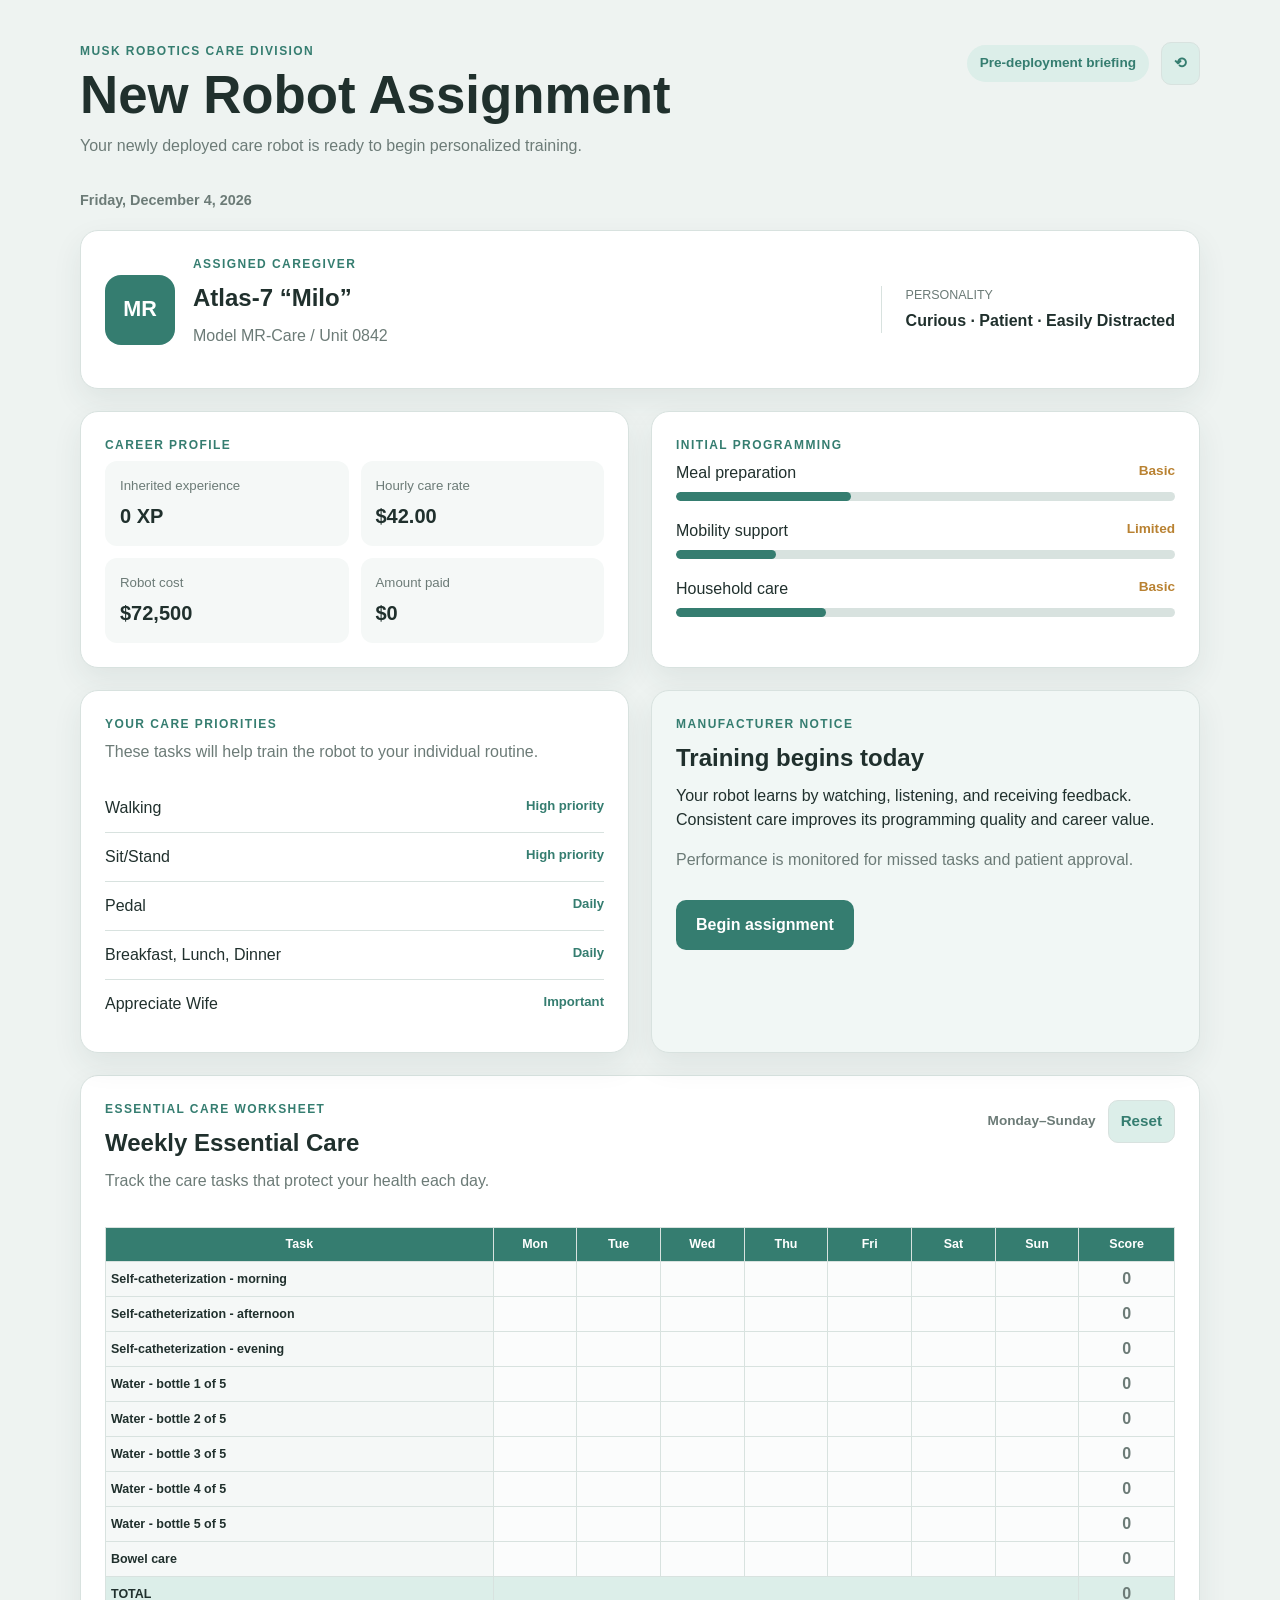
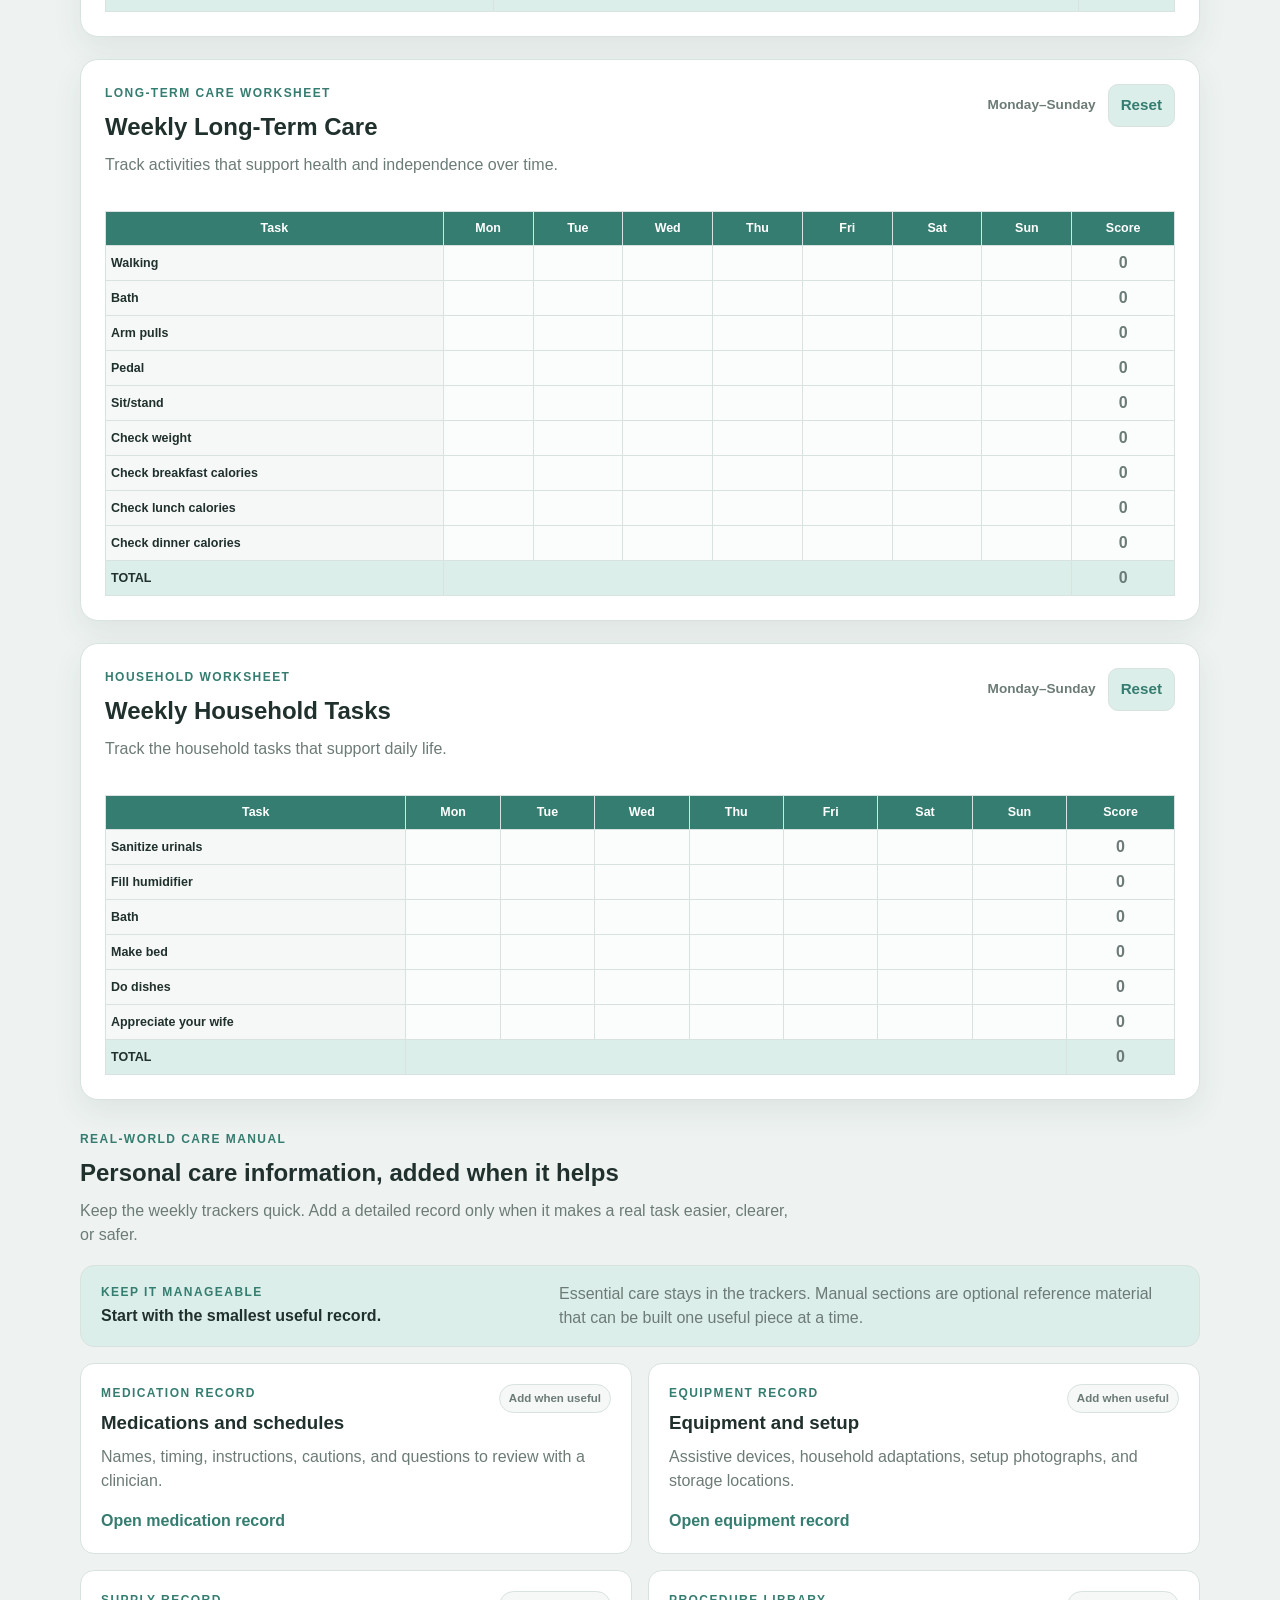
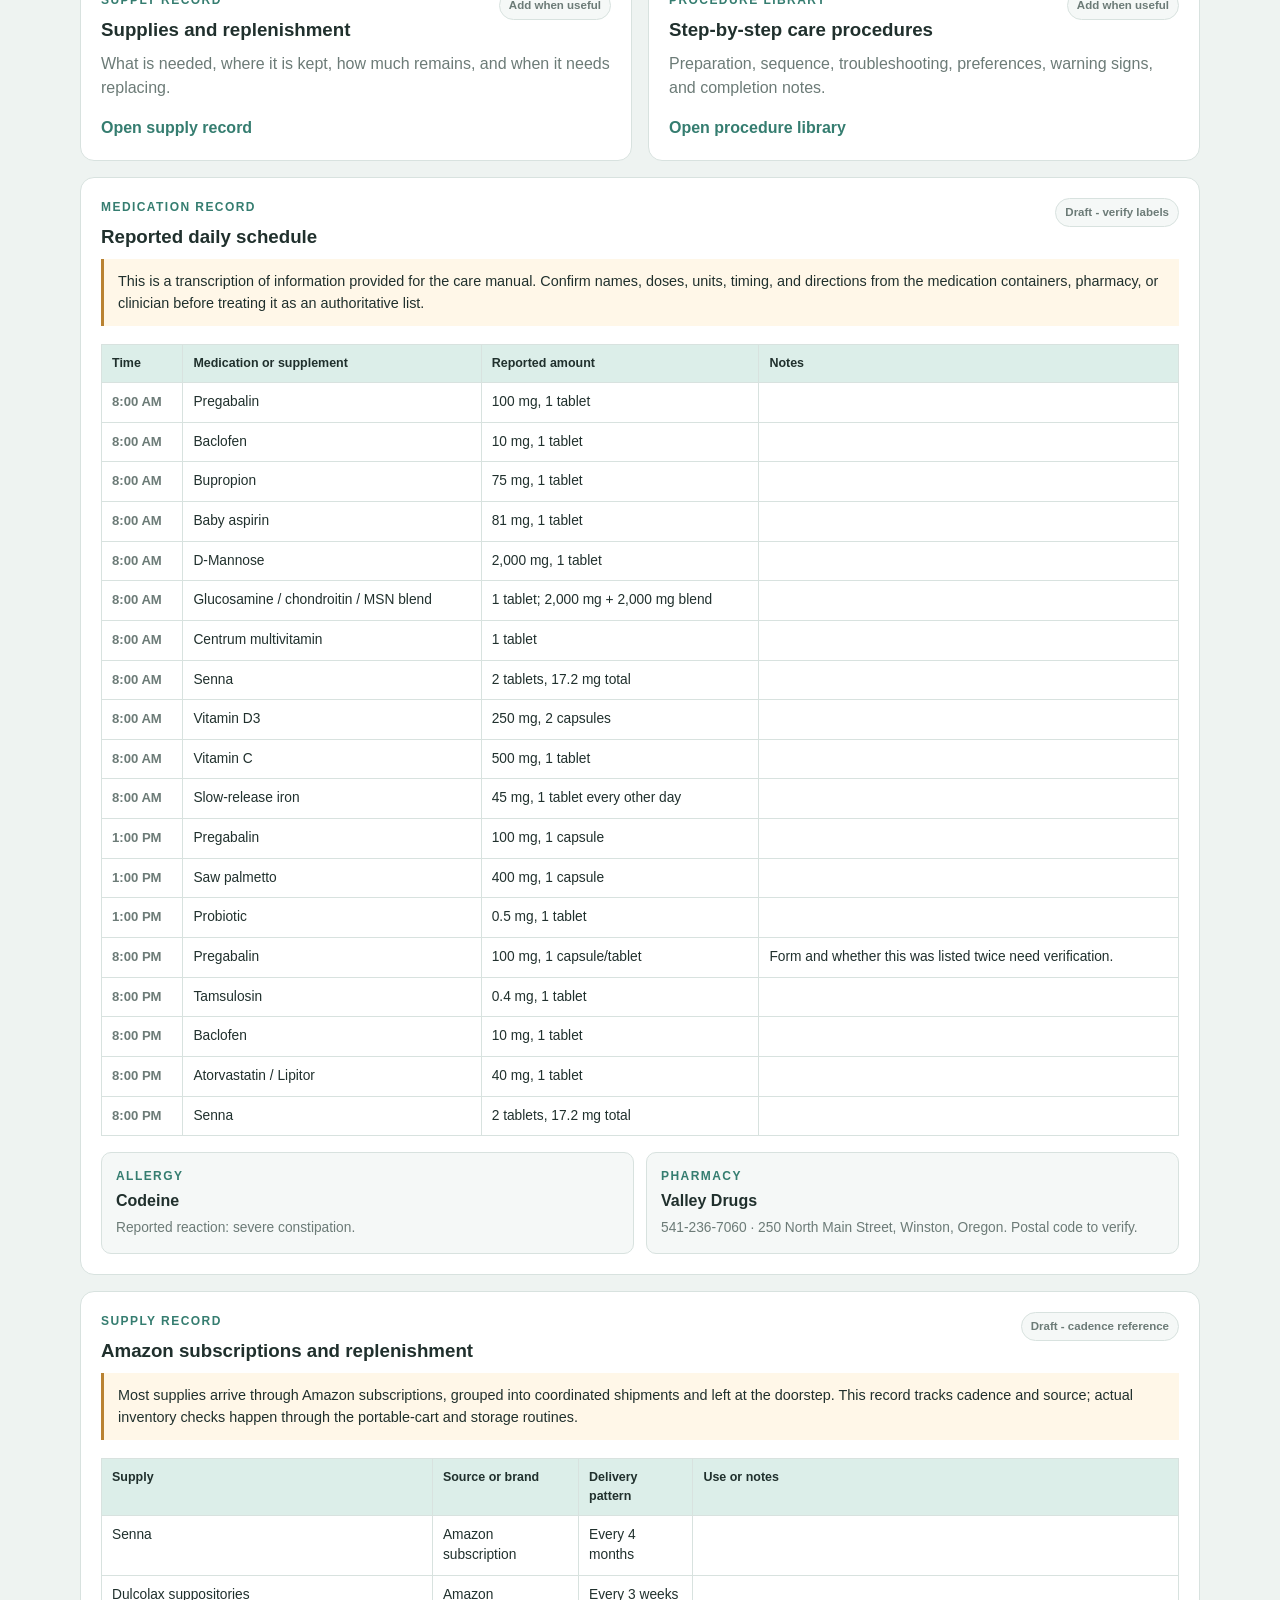
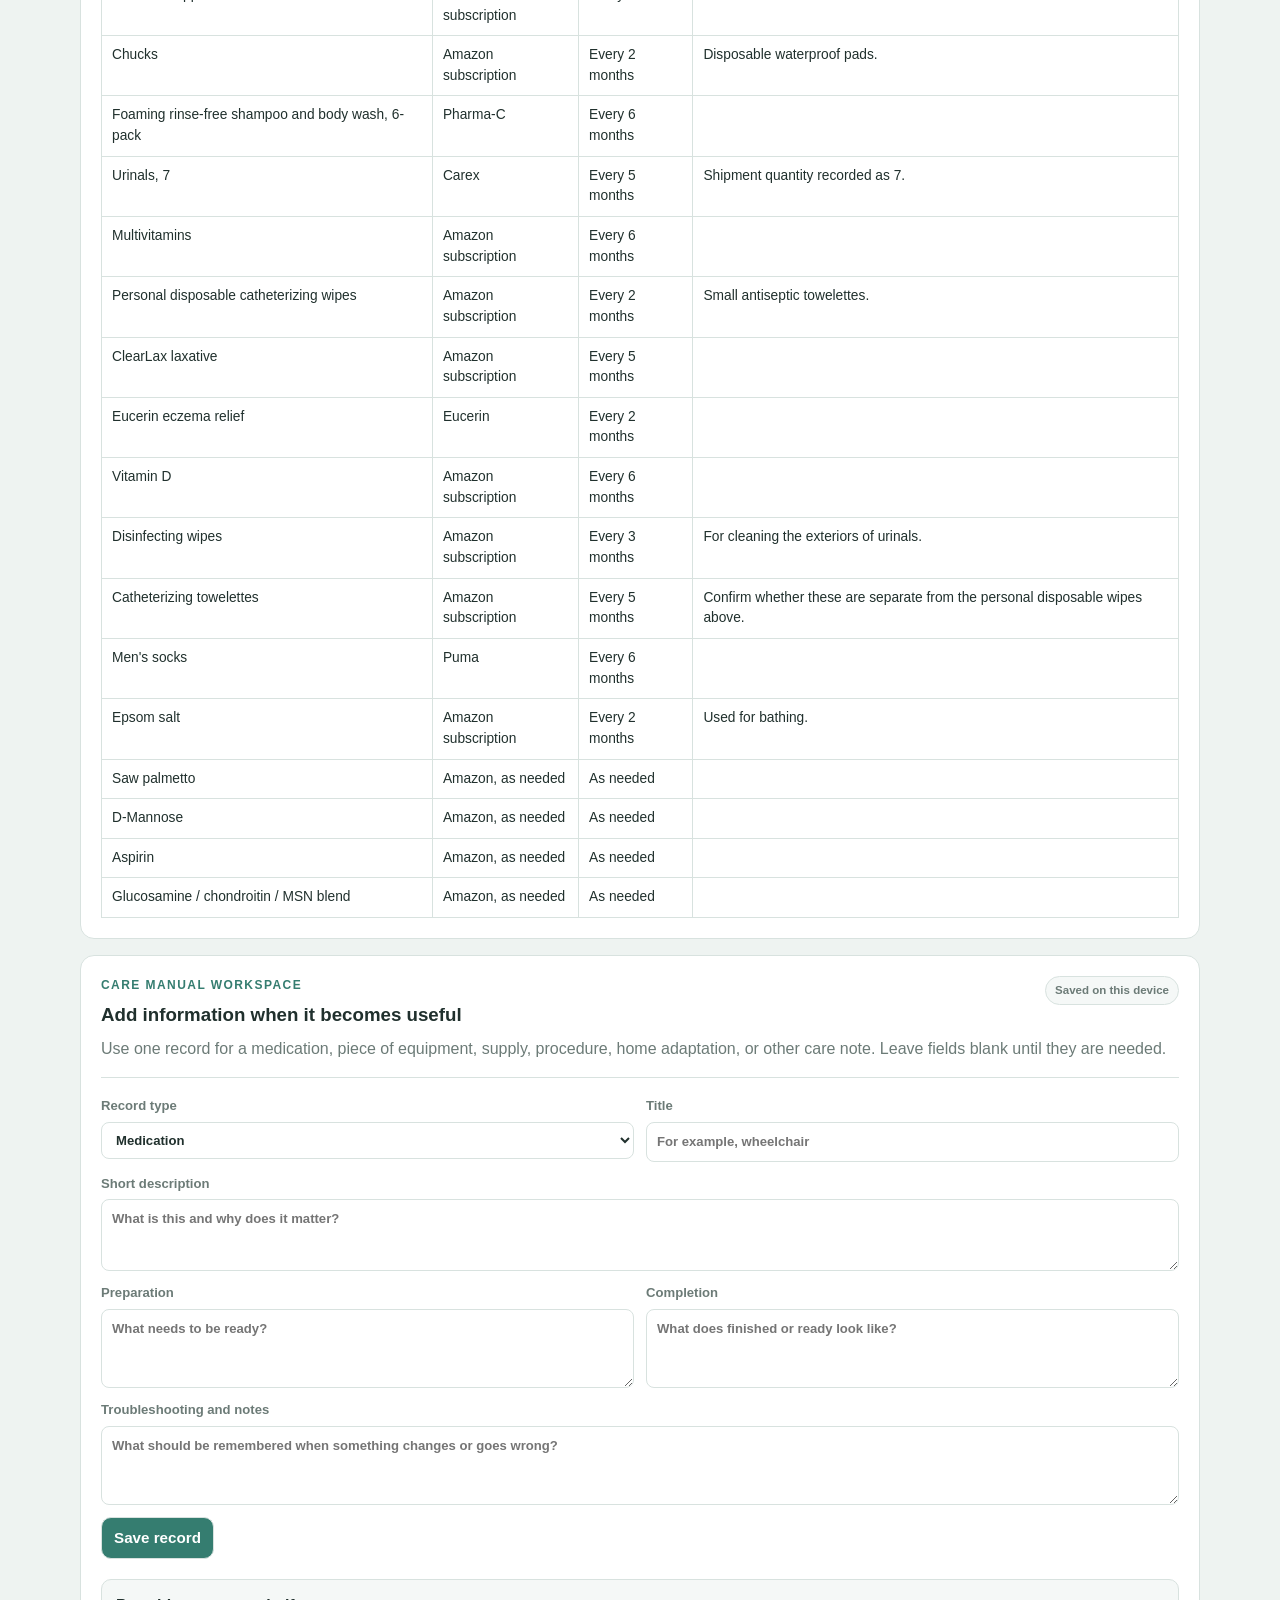
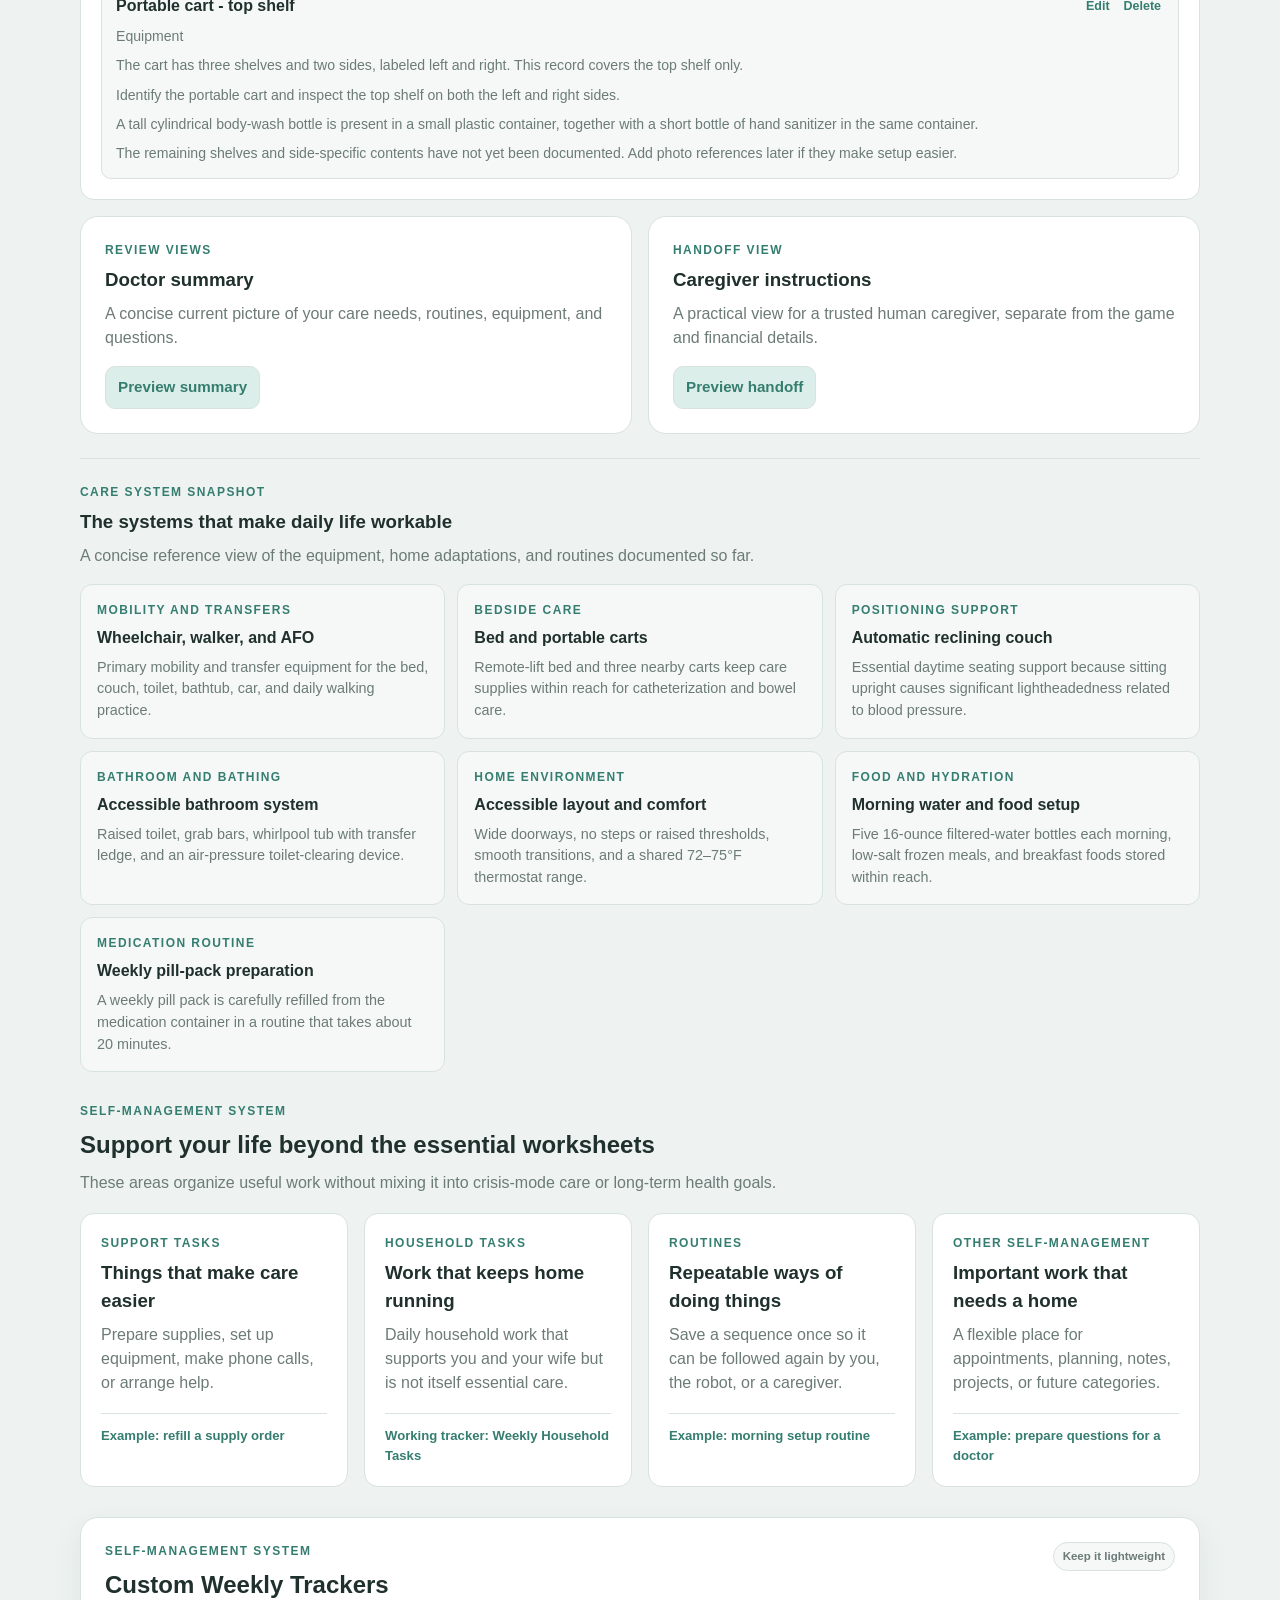
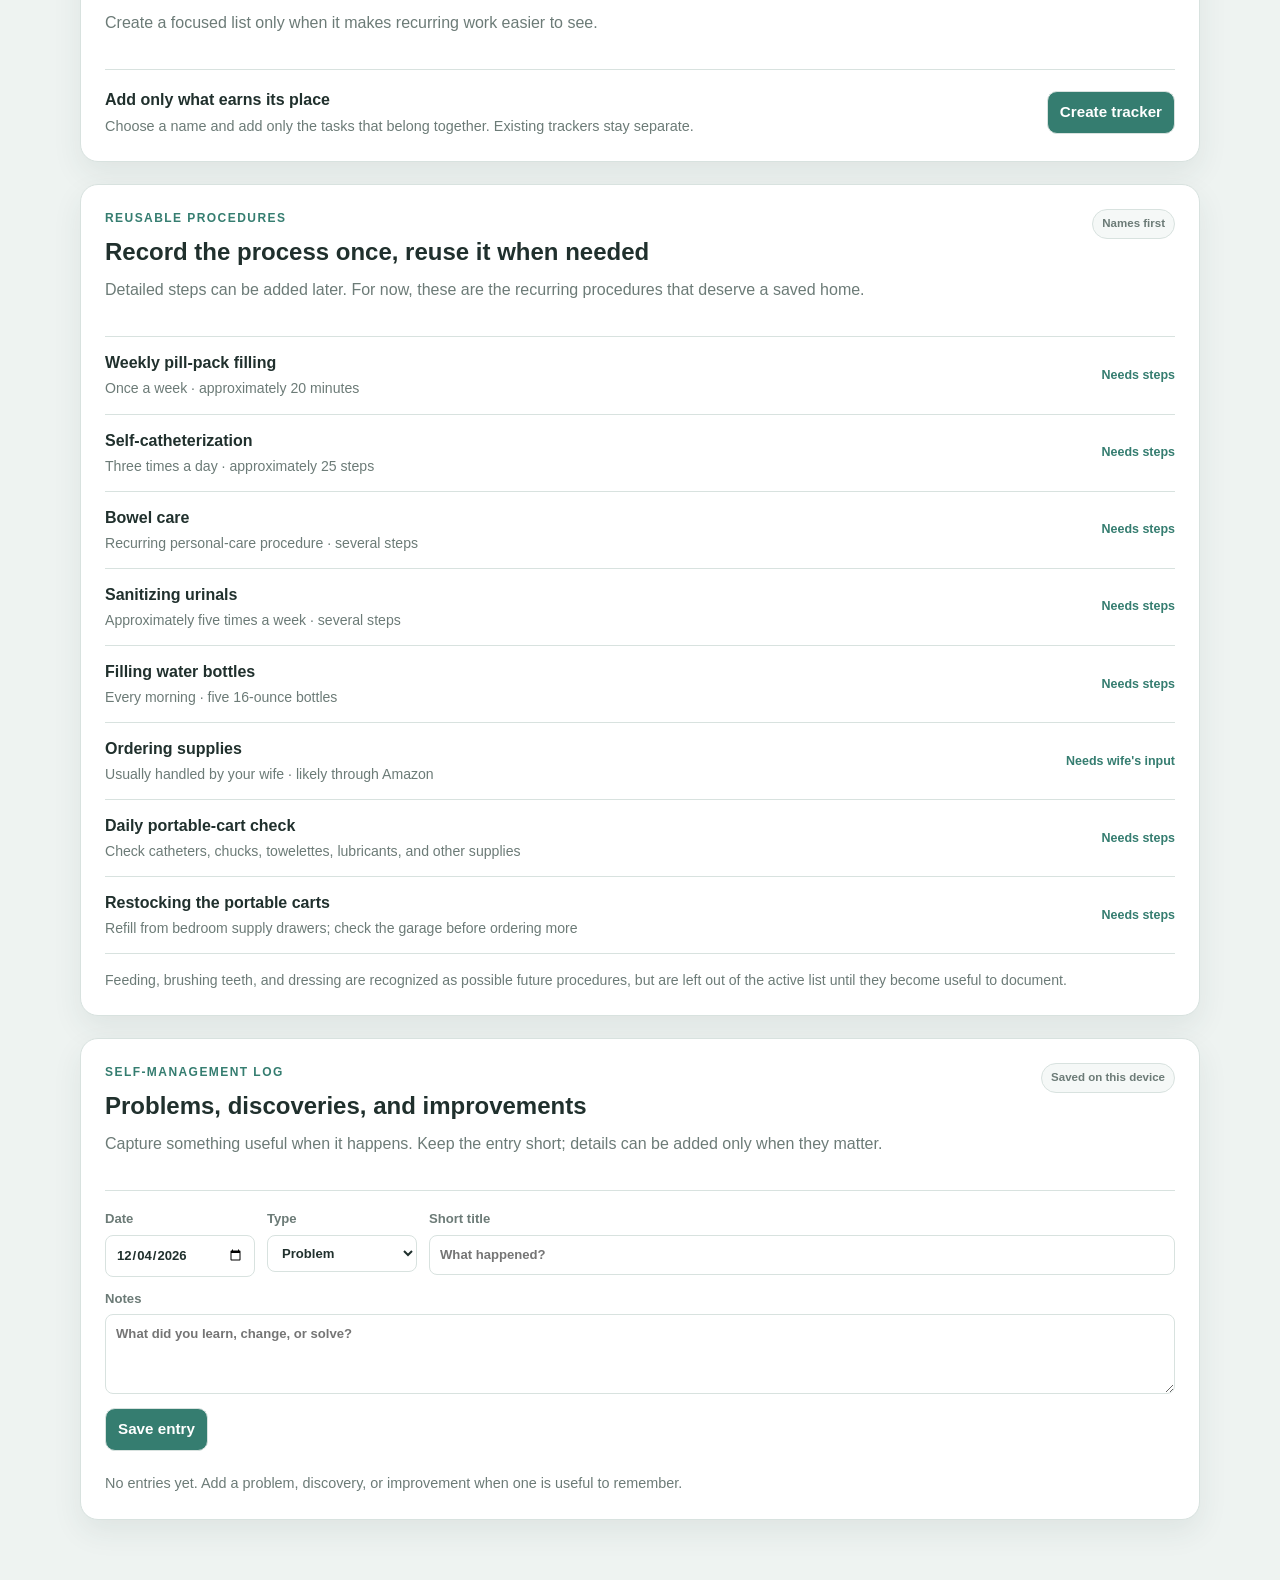
<file: index.html>
<!DOCTYPE html>
<html lang="en">
  <head>
    <meta charset="UTF-8" />
    <meta name="viewport" content="width=device-width, initial-scale=1.0" />
    <title>New Robot Assignment</title>
    <link rel="stylesheet" href="weekly-tracker-mockup.css" />
  </head>
  <body>
    <main class="page-shell">
      <header class="app-header">
        <div>
          <p class="eyebrow">Musk Robotics Care Division</p>
          <h1>New Robot Assignment</h1>
          <p class="intro">
            Your newly deployed care robot is ready to begin personalized training.
          </p>
        </div>
        <div class="header-actions">
          <span class="status-pill">Pre-deployment briefing</span>
          <button id="reset-week" class="mini-button" type="button" aria-label="Reset week">⟲</button>
        </div>
      </header>

      <div id="currentDate" class="worksheet-date"></div>

      <section class="hero-card">
        <div class="robot-badge">MR</div>
        <div>
          <p class="eyebrow">Assigned caregiver</p>
          <h2>Atlas-7 “Milo”</h2>
          <p class="muted">Model MR-Care / Unit 0842</p>
        </div>
        <div class="personality">
          <span class="label">Personality</span>
          <strong>Curious · Patient · Easily Distracted</strong>
        </div>
      </section>

      <section class="dashboard-grid">
        <article class="panel">
          <p class="eyebrow">Career profile</p>
          <div class="stat-grid">
            <div class="stat-card">
              <span>Inherited experience</span>
              <strong>0 XP</strong>
            </div>
            <div class="stat-card">
              <span>Hourly care rate</span>
              <strong>$42.00</strong>
            </div>
            <div class="stat-card">
              <span>Robot cost</span>
              <strong>$72,500</strong>
            </div>
            <div class="stat-card">
              <span>Amount paid</span>
              <strong>$0</strong>
            </div>
          </div>
        </article>

        <article class="panel">
          <p class="eyebrow">Initial programming</p>
          <div class="skill">
            <div><span>Meal preparation</span><strong>Basic</strong></div>
            <div class="progress"><span style="width: 35%"></span></div>
          </div>
          <div class="skill">
            <div><span>Mobility support</span><strong>Limited</strong></div>
            <div class="progress"><span style="width: 20%"></span></div>
          </div>
          <div class="skill">
            <div><span>Household care</span><strong>Basic</strong></div>
            <div class="progress"><span style="width: 30%"></span></div>
          </div>
        </article>
      </section>

      <section class="lower-grid">
        <article class="panel">
          <p class="eyebrow">Your care priorities</p>
          <p class="section-note">
            These tasks will help train the robot to your individual routine.
          </p>
          <ul class="priority-list">
            <li><span>Walking</span><b>High priority</b></li>
            <li><span>Sit/Stand</span><b>High priority</b></li>
            <li><span>Pedal</span><b>Daily</b></li>
            <li><span>Breakfast, Lunch, Dinner</span><b>Daily</b></li>
            <li><span>Appreciate Wife</span><b>Important</b></li>
          </ul>
        </article>

        <article class="panel manufacturer-note">
          <p class="eyebrow">Manufacturer notice</p>
          <h2>Training begins today</h2>
          <p>
            Your robot learns by watching, listening, and receiving feedback.
            Consistent care improves its programming quality and career value.
          </p>
          <p class="muted">
            Performance is monitored for missed tasks and patient approval.
          </p>
          <button type="button">Begin assignment</button>
        </article>
      </section>

      <section class="panel worksheet-panel" data-tracker="essential">
        <div class="worksheet-heading">
            <div>
            <p class="eyebrow">Essential care worksheet</p>
            <h2>Weekly Essential Care</h2>
            <p class="section-note">Track the care tasks that protect your health each day.</p>
            </div>
            <div class="worksheet-tools">
              <strong class="week-label">Monday–Sunday</strong>
              <button class="mini-button tracker-reset" type="button">Reset</button>
            </div>
        </div>

        <div class="worksheet-scroll">
            <table class="care-table">
            <thead>
                <tr>
                <th>Task</th>
                <th>Mon</th>
                <th>Tue</th>
                <th>Wed</th>
                <th>Thu</th>
                <th>Fri</th>
                <th>Sat</th>
                <th>Sun</th>
                <th>Score</th>
                </tr>
            </thead>
            <tbody>
                <tr>
                  <th class="task-name" scope="row">C1 (CD)</th>
                  <td class="day-cell is-complete" tabindex="0" role="button" aria-label="Toggle C1 (CD) for Monday"></td>
                  <td class="day-cell is-complete" tabindex="0" role="button" aria-label="Toggle C1 (CD) for Tuesday"></td>
                  <td class="day-cell" tabindex="0" role="button" aria-label="Toggle C1 (CD) for Wednesday"></td>
                  <td class="day-cell" tabindex="0" role="button" aria-label="Toggle C1 (CD) for Thursday"></td>
                  <td class="day-cell" tabindex="0" role="button" aria-label="Toggle C1 (CD) for Friday"></td>
                  <td class="day-cell" tabindex="0" role="button" aria-label="Toggle C1 (CD) for Saturday"></td>
                  <td class="day-cell" tabindex="0" role="button" aria-label="Toggle C1 (CD) for Sunday"></td>
                  <td class="score-cell">2</td>
                </tr>
                <tr>
                  <th class="task-name" scope="row">C2 (CD)</th>
                  <td class="day-cell is-complete" tabindex="0" role="button" aria-label="Toggle C2 (CD) for Monday"></td>
                  <td class="day-cell" tabindex="0" role="button" aria-label="Toggle C2 (CD) for Tuesday"></td>
                  <td class="day-cell" tabindex="0" role="button" aria-label="Toggle C2 (CD) for Wednesday"></td>
                  <td class="day-cell" tabindex="0" role="button" aria-label="Toggle C2 (CD) for Thursday"></td>
                  <td class="day-cell" tabindex="0" role="button" aria-label="Toggle C2 (CD) for Friday"></td>
                  <td class="day-cell" tabindex="0" role="button" aria-label="Toggle C2 (CD) for Saturday"></td>
                  <td class="day-cell" tabindex="0" role="button" aria-label="Toggle C2 (CD) for Sunday"></td>
                  <td class="score-cell">1</td>
                </tr>
                <tr>
                  <th class="task-name" scope="row">C3 (CD)</th>
                  <td class="day-cell is-complete" tabindex="0" role="button" aria-label="Toggle C3 (CD) for Monday"></td>
                  <td class="day-cell" tabindex="0" role="button" aria-label="Toggle C3 (CD) for Tuesday"></td>
                  <td class="day-cell" tabindex="0" role="button" aria-label="Toggle C3 (CD) for Wednesday"></td>
                  <td class="day-cell" tabindex="0" role="button" aria-label="Toggle C3 (CD) for Thursday"></td>
                  <td class="day-cell" tabindex="0" role="button" aria-label="Toggle C3 (CD) for Friday"></td>
                  <td class="day-cell" tabindex="0" role="button" aria-label="Toggle C3 (CD) for Saturday"></td>
                  <td class="day-cell" tabindex="0" role="button" aria-label="Toggle C3 (CD) for Sunday"></td>
                  <td class="score-cell">1</td>
                </tr>
                <tr>
                  <th class="task-name" scope="row">Care Man. (CL)</th>
                  <td class="day-cell" tabindex="0" role="button" aria-label="Toggle Care Man. (CL) for Monday"></td>
                  <td class="day-cell" tabindex="0" role="button" aria-label="Toggle Care Man. (CL) for Tuesday"></td>
                  <td class="day-cell" tabindex="0" role="button" aria-label="Toggle Care Man. (CL) for Wednesday"></td>
                  <td class="day-cell" tabindex="0" role="button" aria-label="Toggle Care Man. (CL) for Thursday"></td>
                  <td class="day-cell" tabindex="0" role="button" aria-label="Toggle Care Man. (CL) for Friday"></td>
                  <td class="day-cell" tabindex="0" role="button" aria-label="Toggle Care Man. (CL) for Saturday"></td>
                  <td class="day-cell" tabindex="0" role="button" aria-label="Toggle Care Man. (CL) for Sunday"></td>
                  <td class="score-cell">0</td>
                </tr>
                <tr>
                  <th class="task-name" scope="row">W1 (CD)</th>
                  <td class="day-cell is-complete" tabindex="0" role="button" aria-label="Toggle W1 (CD) for Monday"></td>
                  <td class="day-cell is-complete" tabindex="0" role="button" aria-label="Toggle W1 (CD) for Tuesday"></td>
                  <td class="day-cell" tabindex="0" role="button" aria-label="Toggle W1 (CD) for Wednesday"></td>
                  <td class="day-cell" tabindex="0" role="button" aria-label="Toggle W1 (CD) for Thursday"></td>
                  <td class="day-cell" tabindex="0" role="button" aria-label="Toggle W1 (CD) for Friday"></td>
                  <td class="day-cell" tabindex="0" role="button" aria-label="Toggle W1 (CD) for Saturday"></td>
                  <td class="day-cell" tabindex="0" role="button" aria-label="Toggle W1 (CD) for Sunday"></td>
                  <td class="score-cell">2</td>
                </tr>
                <tr>
                  <th class="task-name" scope="row">W2 (CD)</th>
                  <td class="day-cell is-complete" tabindex="0" role="button" aria-label="Toggle W2 (CD) for Monday"></td>
                  <td class="day-cell" tabindex="0" role="button" aria-label="Toggle W2 (CD) for Tuesday"></td>
                  <td class="day-cell" tabindex="0" role="button" aria-label="Toggle W2 (CD) for Wednesday"></td>
                  <td class="day-cell" tabindex="0" role="button" aria-label="Toggle W2 (CD) for Thursday"></td>
                  <td class="day-cell" tabindex="0" role="button" aria-label="Toggle W2 (CD) for Friday"></td>
                  <td class="day-cell" tabindex="0" role="button" aria-label="Toggle W2 (CD) for Saturday"></td>
                  <td class="day-cell" tabindex="0" role="button" aria-label="Toggle W2 (CD) for Sunday"></td>
                  <td class="score-cell">1</td>
                </tr>
                <tr>
                  <th class="task-name" scope="row">W3 (CD)</th>
                  <td class="day-cell is-complete" tabindex="0" role="button" aria-label="Toggle W3 (CD) for Monday"></td>
                  <td class="day-cell" tabindex="0" role="button" aria-label="Toggle W3 (CD) for Tuesday"></td>
                  <td class="day-cell" tabindex="0" role="button" aria-label="Toggle W3 (CD) for Wednesday"></td>
                  <td class="day-cell" tabindex="0" role="button" aria-label="Toggle W3 (CD) for Thursday"></td>
                  <td class="day-cell" tabindex="0" role="button" aria-label="Toggle W3 (CD) for Friday"></td>
                  <td class="day-cell" tabindex="0" role="button" aria-label="Toggle W3 (CD) for Saturday"></td>
                  <td class="day-cell" tabindex="0" role="button" aria-label="Toggle W3 (CD) for Sunday"></td>
                  <td class="score-cell">1</td>
                </tr>
                <tr>
                  <th class="task-name" scope="row">W4 (CD)</th>
                  <td class="day-cell is-complete" tabindex="0" role="button" aria-label="Toggle W4 (CD) for Monday"></td>
                  <td class="day-cell" tabindex="0" role="button" aria-label="Toggle W4 (CD) for Tuesday"></td>
                  <td class="day-cell" tabindex="0" role="button" aria-label="Toggle W4 (CD) for Wednesday"></td>
                  <td class="day-cell" tabindex="0" role="button" aria-label="Toggle W4 (CD) for Thursday"></td>
                  <td class="day-cell" tabindex="0" role="button" aria-label="Toggle W4 (CD) for Friday"></td>
                  <td class="day-cell" tabindex="0" role="button" aria-label="Toggle W4 (CD) for Saturday"></td>
                  <td class="day-cell" tabindex="0" role="button" aria-label="Toggle W4 (CD) for Sunday"></td>
                  <td class="score-cell">1</td>
                </tr>
                <tr>
                  <th class="task-name" scope="row">W5 (CD)</th>
                  <td class="day-cell is-complete" tabindex="0" role="button" aria-label="Toggle W5 (CD) for Monday"></td>
                  <td class="day-cell" tabindex="0" role="button" aria-label="Toggle W5 (CD) for Tuesday"></td>
                  <td class="day-cell" tabindex="0" role="button" aria-label="Toggle W5 (CD) for Wednesday"></td>
                  <td class="day-cell" tabindex="0" role="button" aria-label="Toggle W5 (CD) for Thursday"></td>
                  <td class="day-cell" tabindex="0" role="button" aria-label="Toggle W5 (CD) for Friday"></td>
                  <td class="day-cell" tabindex="0" role="button" aria-label="Toggle W5 (CD) for Saturday"></td>
                  <td class="day-cell" tabindex="0" role="button" aria-label="Toggle W5 (CD) for Sunday"></td>
                  <td class="score-cell">1</td>
                </tr>
                <tr>
                  <th class="task-name" scope="row">Breakfast cal</th>
                  <td class="day-cell is-complete" tabindex="0" role="button" aria-label="Toggle Breakfast cal for Monday"></td>
                  <td class="day-cell" tabindex="0" role="button" aria-label="Toggle Breakfast cal for Tuesday"></td>
                  <td class="day-cell" tabindex="0" role="button" aria-label="Toggle Breakfast cal for Wednesday"></td>
                  <td class="day-cell" tabindex="0" role="button" aria-label="Toggle Breakfast cal for Thursday"></td>
                  <td class="day-cell" tabindex="0" role="button" aria-label="Toggle Breakfast cal for Friday"></td>
                  <td class="day-cell" tabindex="0" role="button" aria-label="Toggle Breakfast cal for Saturday"></td>
                  <td class="day-cell" tabindex="0" role="button" aria-label="Toggle Breakfast cal for Sunday"></td>
                  <td class="score-cell">1</td>
                </tr>
                <tr>
                  <th class="task-name" scope="row">Lunch cal</th>
                  <td class="day-cell is-complete" tabindex="0" role="button" aria-label="Toggle Lunch cal for Monday"></td>
                  <td class="day-cell" tabindex="0" role="button" aria-label="Toggle Lunch cal for Tuesday"></td>
                  <td class="day-cell" tabindex="0" role="button" aria-label="Toggle Lunch cal for Wednesday"></td>
                  <td class="day-cell" tabindex="0" role="button" aria-label="Toggle Lunch cal for Thursday"></td>
                  <td class="day-cell" tabindex="0" role="button" aria-label="Toggle Lunch cal for Friday"></td>
                  <td class="day-cell" tabindex="0" role="button" aria-label="Toggle Lunch cal for Saturday"></td>
                  <td class="day-cell" tabindex="0" role="button" aria-label="Toggle Lunch cal for Sunday"></td>
                  <td class="score-cell">1</td>
                </tr>
                <tr>
                  <th class="task-name" scope="row">Dinner cal</th>
                  <td class="day-cell is-complete" tabindex="0" role="button" aria-label="Toggle Dinner cal for Monday"></td>
                  <td class="day-cell" tabindex="0" role="button" aria-label="Toggle Dinner cal for Tuesday"></td>
                  <td class="day-cell" tabindex="0" role="button" aria-label="Toggle Dinner cal for Wednesday"></td>
                  <td class="day-cell" tabindex="0" role="button" aria-label="Toggle Dinner cal for Thursday"></td>
                  <td class="day-cell" tabindex="0" role="button" aria-label="Toggle Dinner cal for Friday"></td>
                  <td class="day-cell" tabindex="0" role="button" aria-label="Toggle Dinner cal for Saturday"></td>
                  <td class="day-cell" tabindex="0" role="button" aria-label="Toggle Dinner cal for Sunday"></td>
                  <td class="score-cell">1</td>
                </tr>
                <tr>
                  <th class="task-name" scope="row">BC (CD)</th>
                  <td class="day-cell is-complete" tabindex="0" role="button" aria-label="Toggle BC (CD) for Monday"></td>
                  <td class="day-cell" tabindex="0" role="button" aria-label="Toggle BC (CD) for Tuesday"></td>
                  <td class="day-cell" tabindex="0" role="button" aria-label="Toggle BC (CD) for Wednesday"></td>
                  <td class="day-cell" tabindex="0" role="button" aria-label="Toggle BC (CD) for Thursday"></td>
                  <td class="day-cell" tabindex="0" role="button" aria-label="Toggle BC (CD) for Friday"></td>
                  <td class="day-cell" tabindex="0" role="button" aria-label="Toggle BC (CD) for Saturday"></td>
                  <td class="day-cell" tabindex="0" role="button" aria-label="Toggle BC (CD) for Sunday"></td>
                  <td class="score-cell">1</td>
                </tr>
                <tr>
                  <th class="task-name" scope="row">Walking (CL)</th>
                  <td class="day-cell" tabindex="0" role="button" aria-label="Toggle Walking (CL) for Monday"></td>
                  <td class="day-cell" tabindex="0" role="button" aria-label="Toggle Walking (CL) for Tuesday"></td>
                  <td class="day-cell" tabindex="0" role="button" aria-label="Toggle Walking (CL) for Wednesday"></td>
                  <td class="day-cell" tabindex="0" role="button" aria-label="Toggle Walking (CL) for Thursday"></td>
                  <td class="day-cell" tabindex="0" role="button" aria-label="Toggle Walking (CL) for Friday"></td>
                  <td class="day-cell" tabindex="0" role="button" aria-label="Toggle Walking (CL) for Saturday"></td>
                  <td class="day-cell" tabindex="0" role="button" aria-label="Toggle Walking (CL) for Sunday"></td>
                  <td class="score-cell">0</td>
                </tr>
                <tr>
                  <th class="task-name" scope="row">Dishes</th>
                  <td class="day-cell" tabindex="0" role="button" aria-label="Toggle Dishes for Monday"></td>
                  <td class="day-cell" tabindex="0" role="button" aria-label="Toggle Dishes for Tuesday"></td>
                  <td class="day-cell" tabindex="0" role="button" aria-label="Toggle Dishes for Wednesday"></td>
                  <td class="day-cell" tabindex="0" role="button" aria-label="Toggle Dishes for Thursday"></td>
                  <td class="day-cell" tabindex="0" role="button" aria-label="Toggle Dishes for Friday"></td>
                  <td class="day-cell" tabindex="0" role="button" aria-label="Toggle Dishes for Saturday"></td>
                  <td class="day-cell" tabindex="0" role="button" aria-label="Toggle Dishes for Sunday"></td>
                  <td class="score-cell">0</td>
                </tr>
                <tr>
                  <th class="task-name" scope="row">Sanitize U (CL)</th>
                  <td class="day-cell" tabindex="0" role="button" aria-label="Toggle Sanitize U (CL) for Monday"></td>
                  <td class="day-cell" tabindex="0" role="button" aria-label="Toggle Sanitize U (CL) for Tuesday"></td>
                  <td class="day-cell" tabindex="0" role="button" aria-label="Toggle Sanitize U (CL) for Wednesday"></td>
                  <td class="day-cell" tabindex="0" role="button" aria-label="Toggle Sanitize U (CL) for Thursday"></td>
                  <td class="day-cell" tabindex="0" role="button" aria-label="Toggle Sanitize U (CL) for Friday"></td>
                  <td class="day-cell" tabindex="0" role="button" aria-label="Toggle Sanitize U (CL) for Saturday"></td>
                  <td class="day-cell" tabindex="0" role="button" aria-label="Toggle Sanitize U (CL) for Sunday"></td>
                  <td class="score-cell">0</td>
                </tr>
                <tr>
                  <th class="task-name" scope="row">Humidifier (CL)</th>
                  <td class="day-cell" tabindex="0" role="button" aria-label="Toggle Humidifier (CL) for Monday"></td>
                  <td class="day-cell" tabindex="0" role="button" aria-label="Toggle Humidifier (CL) for Tuesday"></td>
                  <td class="day-cell" tabindex="0" role="button" aria-label="Toggle Humidifier (CL) for Wednesday"></td>
                  <td class="day-cell" tabindex="0" role="button" aria-label="Toggle Humidifier (CL) for Thursday"></td>
                  <td class="day-cell" tabindex="0" role="button" aria-label="Toggle Humidifier (CL) for Friday"></td>
                  <td class="day-cell" tabindex="0" role="button" aria-label="Toggle Humidifier (CL) for Saturday"></td>
                  <td class="day-cell" tabindex="0" role="button" aria-label="Toggle Humidifier (CL) for Sunday"></td>
                  <td class="score-cell">0</td>
                </tr>
                <tr>
                  <th class="task-name" scope="row">Fold laundry</th>
                  <td class="day-cell" tabindex="0" role="button" aria-label="Toggle Fold laundry for Monday"></td>
                  <td class="day-cell" tabindex="0" role="button" aria-label="Toggle Fold laundry for Tuesday"></td>
                  <td class="day-cell" tabindex="0" role="button" aria-label="Toggle Fold laundry for Wednesday"></td>
                  <td class="day-cell" tabindex="0" role="button" aria-label="Toggle Fold laundry for Thursday"></td>
                  <td class="day-cell" tabindex="0" role="button" aria-label="Toggle Fold laundry for Friday"></td>
                  <td class="day-cell" tabindex="0" role="button" aria-label="Toggle Fold laundry for Saturday"></td>
                  <td class="day-cell" tabindex="0" role="button" aria-label="Toggle Fold laundry for Sunday"></td>
                  <td class="score-cell">0</td>
                </tr>
                <tr>
                  <th class="task-name" scope="row">Bath (CW)</th>
                  <td class="day-cell" tabindex="0" role="button" aria-label="Toggle Bath (CW) for Monday"></td>
                  <td class="day-cell" tabindex="0" role="button" aria-label="Toggle Bath (CW) for Tuesday"></td>
                  <td class="day-cell" tabindex="0" role="button" aria-label="Toggle Bath (CW) for Wednesday"></td>
                  <td class="day-cell" tabindex="0" role="button" aria-label="Toggle Bath (CW) for Thursday"></td>
                  <td class="day-cell" tabindex="0" role="button" aria-label="Toggle Bath (CW) for Friday"></td>
                  <td class="day-cell" tabindex="0" role="button" aria-label="Toggle Bath (CW) for Saturday"></td>
                  <td class="day-cell" tabindex="0" role="button" aria-label="Toggle Bath (CW) for Sunday"></td>
                  <td class="score-cell">0</td>
                </tr>
                <tr>
                  <th class="task-name" scope="row">Arm pulls (CL)</th>
                  <td class="day-cell" tabindex="0" role="button" aria-label="Toggle Arm pulls (CL) for Monday"></td>
                  <td class="day-cell" tabindex="0" role="button" aria-label="Toggle Arm pulls (CL) for Tuesday"></td>
                  <td class="day-cell" tabindex="0" role="button" aria-label="Toggle Arm pulls (CL) for Wednesday"></td>
                  <td class="day-cell" tabindex="0" role="button" aria-label="Toggle Arm pulls (CL) for Thursday"></td>
                  <td class="day-cell" tabindex="0" role="button" aria-label="Toggle Arm pulls (CL) for Friday"></td>
                  <td class="day-cell" tabindex="0" role="button" aria-label="Toggle Arm pulls (CL) for Saturday"></td>
                  <td class="day-cell" tabindex="0" role="button" aria-label="Toggle Arm pulls (CL) for Sunday"></td>
                  <td class="score-cell">0</td>
                </tr>
                <tr>
                  <th class="task-name" scope="row">Make bed</th>
                  <td class="day-cell" tabindex="0" role="button" aria-label="Toggle Make bed for Monday"></td>
                  <td class="day-cell" tabindex="0" role="button" aria-label="Toggle Make bed for Tuesday"></td>
                  <td class="day-cell" tabindex="0" role="button" aria-label="Toggle Make bed for Wednesday"></td>
                  <td class="day-cell" tabindex="0" role="button" aria-label="Toggle Make bed for Thursday"></td>
                  <td class="day-cell" tabindex="0" role="button" aria-label="Toggle Make bed for Friday"></td>
                  <td class="day-cell" tabindex="0" role="button" aria-label="Toggle Make bed for Saturday"></td>
                  <td class="day-cell" tabindex="0" role="button" aria-label="Toggle Make bed for Sunday"></td>
                  <td class="score-cell">0</td>
                </tr>
                <tr>
                  <th class="task-name" scope="row">Pedal (CL)</th>
                  <td class="day-cell" tabindex="0" role="button" aria-label="Toggle Pedal (CL) for Monday"></td>
                  <td class="day-cell" tabindex="0" role="button" aria-label="Toggle Pedal (CL) for Tuesday"></td>
                  <td class="day-cell" tabindex="0" role="button" aria-label="Toggle Pedal (CL) for Wednesday"></td>
                  <td class="day-cell" tabindex="0" role="button" aria-label="Toggle Pedal (CL) for Thursday"></td>
                  <td class="day-cell" tabindex="0" role="button" aria-label="Toggle Pedal (CL) for Friday"></td>
                  <td class="day-cell" tabindex="0" role="button" aria-label="Toggle Pedal (CL) for Saturday"></td>
                  <td class="day-cell" tabindex="0" role="button" aria-label="Toggle Pedal (CL) for Sunday"></td>
                  <td class="score-cell">0</td>
                </tr>
                <tr>
                  <th class="task-name" scope="row">Sit/Stand (CL)</th>
                  <td class="day-cell" tabindex="0" role="button" aria-label="Toggle Sit/Stand (CL) for Monday"></td>
                  <td class="day-cell" tabindex="0" role="button" aria-label="Toggle Sit/Stand (CL) for Tuesday"></td>
                  <td class="day-cell" tabindex="0" role="button" aria-label="Toggle Sit/Stand (CL) for Wednesday"></td>
                  <td class="day-cell" tabindex="0" role="button" aria-label="Toggle Sit/Stand (CL) for Thursday"></td>
                  <td class="day-cell" tabindex="0" role="button" aria-label="Toggle Sit/Stand (CL) for Friday"></td>
                  <td class="day-cell" tabindex="0" role="button" aria-label="Toggle Sit/Stand (CL) for Saturday"></td>
                  <td class="day-cell" tabindex="0" role="button" aria-label="Toggle Sit/Stand (CL) for Sunday"></td>
                  <td class="score-cell">0</td>
                </tr>
                <tr>
                  <th class="task-name" scope="row">Appreciate your wife (CD)</th>
                  <td class="day-cell" tabindex="0" role="button" aria-label="Toggle Appreciate your wife (CD) for Monday"></td>
                  <td class="day-cell" tabindex="0" role="button" aria-label="Toggle Appreciate your wife (CD) for Tuesday"></td>
                  <td class="day-cell" tabindex="0" role="button" aria-label="Toggle Appreciate your wife (CD) for Wednesday"></td>
                  <td class="day-cell" tabindex="0" role="button" aria-label="Toggle Appreciate your wife (CD) for Thursday"></td>
                  <td class="day-cell" tabindex="0" role="button" aria-label="Toggle Appreciate your wife (CD) for Friday"></td>
                  <td class="day-cell" tabindex="0" role="button" aria-label="Toggle Appreciate your wife (CD) for Saturday"></td>
                  <td class="day-cell" tabindex="0" role="button" aria-label="Toggle Appreciate your wife (CD) for Sunday"></td>
                  <td class="score-cell">0</td>
                </tr>
                <tr>
                  <th class="task-name" scope="row">Check weight (CL)</th>
                  <td class="day-cell is-complete" tabindex="0" role="button" aria-label="Toggle Check weight (CL) for Monday"></td>
                  <td class="day-cell is-complete" tabindex="0" role="button" aria-label="Toggle Check weight (CL) for Tuesday"></td>
                  <td class="day-cell" tabindex="0" role="button" aria-label="Toggle Check weight (CL) for Wednesday"></td>
                  <td class="day-cell" tabindex="0" role="button" aria-label="Toggle Check weight (CL) for Thursday"></td>
                  <td class="day-cell" tabindex="0" role="button" aria-label="Toggle Check weight (CL) for Friday"></td>
                  <td class="day-cell" tabindex="0" role="button" aria-label="Toggle Check weight (CL) for Saturday"></td>
                  <td class="day-cell" tabindex="0" role="button" aria-label="Toggle Check weight (CL) for Sunday"></td>
                  <td class="score-cell">2</td>
                </tr>
                <tr class="total-row"><th>TOTAL</th><td colspan="7"></td><td class="score-total">18</td></tr>
            </tbody>
            </table>
        </div>
      </section>

      <section class="panel worksheet-panel" data-tracker="long-term">
        <div class="worksheet-heading">
          <div>
            <p class="eyebrow">Long-term care worksheet</p>
            <h2>Weekly Long-Term Care</h2>
            <p class="section-note">Track activities that support health and independence over time.</p>
          </div>
          <div class="worksheet-tools">
            <strong class="week-label">Monday–Sunday</strong>
            <button class="mini-button tracker-reset" type="button">Reset</button>
          </div>
        </div>

        <div class="worksheet-scroll">
          <table class="care-table">
            <thead>
              <tr>
                <th>Task</th>
                <th>Mon</th>
                <th>Tue</th>
                <th>Wed</th>
                <th>Thu</th>
                <th>Fri</th>
                <th>Sat</th>
                <th>Sun</th>
                <th>Score</th>
              </tr>
            </thead>
            <tbody>
              <tr class="total-row"><th>TOTAL</th><td colspan="7"></td><td class="score-total">0</td></tr>
            </tbody>
          </table>
        </div>
      </section>

      <section class="panel worksheet-panel" data-tracker="household">
        <div class="worksheet-heading">
          <div>
            <p class="eyebrow">Household worksheet</p>
            <h2>Weekly Household Tasks</h2>
            <p class="section-note">Track the household tasks that support daily life.</p>
          </div>
          <div class="worksheet-tools">
            <strong class="week-label">Monday–Sunday</strong>
            <button class="mini-button tracker-reset" type="button">Reset</button>
          </div>
        </div>

        <div class="worksheet-scroll">
          <table class="care-table">
            <thead>
              <tr>
                <th>Task</th>
                <th>Mon</th>
                <th>Tue</th>
                <th>Wed</th>
                <th>Thu</th>
                <th>Fri</th>
                <th>Sat</th>
                <th>Sun</th>
                <th>Score</th>
              </tr>
            </thead>
            <tbody>
              <tr class="total-row"><th>TOTAL</th><td colspan="7"></td><td class="score-total">0</td></tr>
            </tbody>
          </table>
        </div>
      </section>

      <section class="care-manual-section">
        <div class="section-intro">
          <p class="eyebrow">Real-world care manual</p>
          <h2>Personal care information, added when it helps</h2>
          <p class="section-note">
            Keep the weekly trackers quick. Add a detailed record only when it makes a real task easier, clearer, or safer.
          </p>
        </div>

        <div class="manual-guidance">
          <div>
            <p class="eyebrow">Keep it manageable</p>
            <strong>Start with the smallest useful record.</strong>
          </div>
          <p>Essential care stays in the trackers. Manual sections are optional reference material that can be built one useful piece at a time.</p>
        </div>

        <div class="manual-grid">
          <article class="manual-card">
            <div class="manual-card-heading">
              <div>
                <p class="eyebrow">Medication record</p>
                <h3>Medications and schedules</h3>
              </div>
              <span class="manual-status">Add when useful</span>
            </div>
            <p>Names, timing, instructions, cautions, and questions to review with a clinician.</p>
            <button class="text-button" type="button">Open medication record</button>
          </article>

          <article class="manual-card">
            <div class="manual-card-heading">
              <div>
                <p class="eyebrow">Equipment record</p>
                <h3>Equipment and setup</h3>
              </div>
              <span class="manual-status">Add when useful</span>
            </div>
            <p>Assistive devices, household adaptations, setup photographs, and storage locations.</p>
            <button class="text-button" type="button">Open equipment record</button>
          </article>

          <article class="manual-card">
            <div class="manual-card-heading">
              <div>
                <p class="eyebrow">Supply record</p>
                <h3>Supplies and replenishment</h3>
              </div>
              <span class="manual-status">Add when useful</span>
            </div>
            <p>What is needed, where it is kept, how much remains, and when it needs replacing.</p>
            <button class="text-button" type="button">Open supply record</button>
          </article>

          <article class="manual-card">
            <div class="manual-card-heading">
              <div>
                <p class="eyebrow">Procedure library</p>
                <h3>Step-by-step care procedures</h3>
              </div>
              <span class="manual-status">Add when useful</span>
            </div>
            <p>Preparation, sequence, troubleshooting, preferences, warning signs, and completion notes.</p>
            <button class="text-button" type="button">Open procedure library</button>
          </article>
        </div>

        <article class="medication-record">
          <div class="medication-record-heading">
            <div>
              <p class="eyebrow">Medication record</p>
              <h3>Reported daily schedule</h3>
            </div>
            <span class="manual-status">Draft - verify labels</span>
          </div>
          <p class="medication-warning">This is a transcription of information provided for the care manual. Confirm names, doses, units, timing, and directions from the medication containers, pharmacy, or clinician before treating it as an authoritative list.</p>

          <div class="medication-table-wrap">
            <table class="medication-table">
              <thead>
                <tr><th>Time</th><th>Medication or supplement</th><th>Reported amount</th><th>Notes</th></tr>
              </thead>
              <tbody>
                <tr><th>8:00 AM</th><td>Pregabalin</td><td>100 mg, 1 tablet</td><td></td></tr>
                <tr><th>8:00 AM</th><td>Baclofen</td><td>10 mg, 1 tablet</td><td></td></tr>
                <tr><th>8:00 AM</th><td>Bupropion</td><td>75 mg, 1 tablet</td><td></td></tr>
                <tr><th>8:00 AM</th><td>Baby aspirin</td><td>81 mg, 1 tablet</td><td></td></tr>
                <tr><th>8:00 AM</th><td>D-Mannose</td><td>2,000 mg, 1 tablet</td><td></td></tr>
                <tr><th>8:00 AM</th><td>Glucosamine / chondroitin / MSN blend</td><td>1 tablet; 2,000 mg + 2,000 mg blend</td><td></td></tr>
                <tr><th>8:00 AM</th><td>Centrum multivitamin</td><td>1 tablet</td><td></td></tr>
                <tr><th>8:00 AM</th><td>Senna</td><td>2 tablets, 17.2 mg total</td><td></td></tr>
                <tr><th>8:00 AM</th><td>Vitamin D3</td><td>250 mg, 2 capsules</td><td></td></tr>
                <tr><th>8:00 AM</th><td>Vitamin C</td><td>500 mg, 1 tablet</td><td></td></tr>
                <tr><th>8:00 AM</th><td>Slow-release iron</td><td>45 mg, 1 tablet every other day</td><td></td></tr>
                <tr><th>1:00 PM</th><td>Pregabalin</td><td>100 mg, 1 capsule</td><td></td></tr>
                <tr><th>1:00 PM</th><td>Saw palmetto</td><td>400 mg, 1 capsule</td><td></td></tr>
                <tr><th>1:00 PM</th><td>Probiotic</td><td>0.5 mg, 1 tablet</td><td></td></tr>
                <tr><th>8:00 PM</th><td>Pregabalin</td><td>100 mg, 1 capsule/tablet</td><td>Form and whether this was listed twice need verification.</td></tr>
                <tr><th>8:00 PM</th><td>Tamsulosin</td><td>0.4 mg, 1 tablet</td><td></td></tr>
                <tr><th>8:00 PM</th><td>Baclofen</td><td>10 mg, 1 tablet</td><td></td></tr>
                <tr><th>8:00 PM</th><td>Atorvastatin / Lipitor</td><td>40 mg, 1 tablet</td><td></td></tr>
                <tr><th>8:00 PM</th><td>Senna</td><td>2 tablets, 17.2 mg total</td><td></td></tr>
              </tbody>
            </table>
          </div>

          <div class="medication-notes-grid">
            <div class="medication-note-card">
              <p class="eyebrow">Allergy</p>
              <strong>Codeine</strong>
              <p>Reported reaction: severe constipation.</p>
            </div>
            <div class="medication-note-card">
              <p class="eyebrow">Pharmacy</p>
              <strong>Valley Drugs</strong>
              <p>541-236-7060 · 250 North Main Street, Winston, Oregon. Postal code to verify.</p>
            </div>
          </div>
        </article>

        <article class="medication-record supply-record">
          <div class="medication-record-heading">
            <div>
              <p class="eyebrow">Supply record</p>
              <h3>Amazon subscriptions and replenishment</h3>
            </div>
            <span class="manual-status">Draft - cadence reference</span>
          </div>
          <p class="medication-warning">Most supplies arrive through Amazon subscriptions, grouped into coordinated shipments and left at the doorstep. This record tracks cadence and source; actual inventory checks happen through the portable-cart and storage routines.</p>

          <div class="medication-table-wrap">
            <table class="medication-table supply-table">
              <thead>
                <tr><th>Supply</th><th>Source or brand</th><th>Delivery pattern</th><th>Use or notes</th></tr>
              </thead>
              <tbody>
                <tr><td>Senna</td><td>Amazon subscription</td><td>Every 4 months</td><td></td></tr>
                <tr><td>Dulcolax suppositories</td><td>Amazon subscription</td><td>Every 3 weeks</td><td></td></tr>
                <tr><td>Chucks</td><td>Amazon subscription</td><td>Every 2 months</td><td>Disposable waterproof pads.</td></tr>
                <tr><td>Foaming rinse-free shampoo and body wash, 6-pack</td><td>Pharma-C</td><td>Every 6 months</td><td></td></tr>
                <tr><td>Urinals, 7</td><td>Carex</td><td>Every 5 months</td><td>Shipment quantity recorded as 7.</td></tr>
                <tr><td>Multivitamins</td><td>Amazon subscription</td><td>Every 6 months</td><td></td></tr>
                <tr><td>Personal disposable catheterizing wipes</td><td>Amazon subscription</td><td>Every 2 months</td><td>Small antiseptic towelettes.</td></tr>
                <tr><td>ClearLax laxative</td><td>Amazon subscription</td><td>Every 5 months</td><td></td></tr>
                <tr><td>Eucerin eczema relief</td><td>Eucerin</td><td>Every 2 months</td><td></td></tr>
                <tr><td>Vitamin D</td><td>Amazon subscription</td><td>Every 6 months</td><td></td></tr>
                <tr><td>Disinfecting wipes</td><td>Amazon subscription</td><td>Every 3 months</td><td>For cleaning the exteriors of urinals.</td></tr>
                <tr><td>Catheterizing towelettes</td><td>Amazon subscription</td><td>Every 5 months</td><td>Confirm whether these are separate from the personal disposable wipes above.</td></tr>
                <tr><td>Men's socks</td><td>Puma</td><td>Every 6 months</td><td></td></tr>
                <tr><td>Epsom salt</td><td>Amazon subscription</td><td>Every 2 months</td><td>Used for bathing.</td></tr>
                <tr><td>Saw palmetto</td><td>Amazon, as needed</td><td>As needed</td><td></td></tr>
                <tr><td>D-Mannose</td><td>Amazon, as needed</td><td>As needed</td><td></td></tr>
                <tr><td>Aspirin</td><td>Amazon, as needed</td><td>As needed</td><td></td></tr>
                <tr><td>Glucosamine / chondroitin / MSN blend</td><td>Amazon, as needed</td><td>As needed</td><td></td></tr>
              </tbody>
            </table>
          </div>
        </article>

        <article class="medication-record manual-editor-panel">
          <div class="medication-record-heading">
            <div>
              <p class="eyebrow">Care manual workspace</p>
              <h3>Add information when it becomes useful</h3>
            </div>
            <span class="manual-status">Saved on this device</span>
          </div>
          <p class="section-note">Use one record for a medication, piece of equipment, supply, procedure, home adaptation, or other care note. Leave fields blank until they are needed.</p>

          <form id="manual-record-form" class="manual-record-form">
            <input id="manual-record-id" name="id" type="hidden" />
            <div class="manual-record-fields">
              <label>Record type<select id="manual-record-category" name="category"><option>Medication</option><option>Equipment</option><option>Supply</option><option>Procedure</option><option>Home adaptation</option><option>Care note</option></select></label>
              <label>Title<input id="manual-record-title" name="title" type="text" maxlength="100" placeholder="For example, wheelchair" required /></label>
            </div>
            <label>Short description<textarea id="manual-record-description" name="description" rows="2" maxlength="600" placeholder="What is this and why does it matter?"></textarea></label>
            <div class="manual-record-fields">
              <label>Preparation<textarea id="manual-record-preparation" name="preparation" rows="3" placeholder="What needs to be ready?"></textarea></label>
              <label>Completion<textarea id="manual-record-completion" name="completion" rows="3" placeholder="What does finished or ready look like?"></textarea></label>
            </div>
            <label>Troubleshooting and notes<textarea id="manual-record-notes" name="notes" rows="3" placeholder="What should be remembered when something changes or goes wrong?"></textarea></label>
            <div class="manual-editor-actions"><button class="mini-button alt" type="submit">Save record</button><button id="manual-record-cancel" class="mini-button" type="button" hidden>Cancel edit</button></div>
          </form>
          <div id="manual-record-list" class="manual-record-list" aria-live="polite"></div>
        </article>

        <div class="manual-summary-grid">
          <article class="panel manual-summary-card">
            <p class="eyebrow">Review views</p>
            <h3>Doctor summary</h3>
            <p>A concise current picture of your care needs, routines, equipment, and questions.</p>
            <button class="mini-button" type="button">Preview summary</button>
          </article>

          <article class="panel manual-summary-card">
            <p class="eyebrow">Handoff view</p>
            <h3>Caregiver instructions</h3>
            <p>A practical view for a trusted human caregiver, separate from the game and financial details.</p>
            <button class="mini-button" type="button">Preview handoff</button>
          </article>
        </div>

        <div class="care-snapshot">
          <div class="section-intro snapshot-intro">
            <p class="eyebrow">Care system snapshot</p>
            <h3>The systems that make daily life workable</h3>
            <p class="section-note">A concise reference view of the equipment, home adaptations, and routines documented so far.</p>
          </div>

          <div class="snapshot-grid">
            <article class="snapshot-card">
              <p class="eyebrow">Mobility and transfers</p>
              <h4>Wheelchair, walker, and AFO</h4>
              <p>Primary mobility and transfer equipment for the bed, couch, toilet, bathtub, car, and daily walking practice.</p>
            </article>

            <article class="snapshot-card">
              <p class="eyebrow">Bedside care</p>
              <h4>Bed and portable carts</h4>
              <p>Remote-lift bed and three nearby carts keep care supplies within reach for catheterization and bowel care.</p>
            </article>

            <article class="snapshot-card">
              <p class="eyebrow">Positioning support</p>
              <h4>Automatic reclining couch</h4>
              <p>Essential daytime seating support because sitting upright causes significant lightheadedness related to blood pressure.</p>
            </article>

            <article class="snapshot-card">
              <p class="eyebrow">Bathroom and bathing</p>
              <h4>Accessible bathroom system</h4>
              <p>Raised toilet, grab bars, whirlpool tub with transfer ledge, and an air-pressure toilet-clearing device.</p>
            </article>

            <article class="snapshot-card">
              <p class="eyebrow">Home environment</p>
              <h4>Accessible layout and comfort</h4>
              <p>Wide doorways, no steps or raised thresholds, smooth transitions, and a shared 72–75°F thermostat range.</p>
            </article>

            <article class="snapshot-card">
              <p class="eyebrow">Food and hydration</p>
              <h4>Morning water and food setup</h4>
              <p>Five 16-ounce filtered-water bottles each morning, low-salt frozen meals, and breakfast foods stored within reach.</p>
            </article>

            <article class="snapshot-card">
              <p class="eyebrow">Medication routine</p>
              <h4>Weekly pill-pack preparation</h4>
              <p>A weekly pill pack is carefully refilled from the medication container in a routine that takes about 20 minutes.</p>
            </article>
          </div>
        </div>
      </section>

      <section class="self-management-section">
        <div class="section-intro">
          <p class="eyebrow">Self-management system</p>
          <h2>Support your life beyond the essential worksheets</h2>
          <p class="section-note">
            These areas organize useful work without mixing it into crisis-mode care or long-term health goals.
          </p>
        </div>

        <div class="management-grid">
          <article class="management-card">
            <p class="eyebrow">Support tasks</p>
            <h3>Things that make care easier</h3>
            <p>Prepare supplies, set up equipment, make phone calls, or arrange help.</p>
            <span class="management-example">Example: refill a supply order</span>
          </article>

          <article class="management-card">
            <p class="eyebrow">Household tasks</p>
            <h3>Work that keeps home running</h3>
            <p>Daily household work that supports you and your wife but is not itself essential care.</p>
            <span class="management-example">Working tracker: Weekly Household Tasks</span>
          </article>

          <article class="management-card">
            <p class="eyebrow">Routines</p>
            <h3>Repeatable ways of doing things</h3>
            <p>Save a sequence once so it can be followed again by you, the robot, or a caregiver.</p>
            <span class="management-example">Example: morning setup routine</span>
          </article>

          <article class="management-card">
            <p class="eyebrow">Other self-management</p>
            <h3>Important work that needs a home</h3>
            <p>A flexible place for appointments, planning, notes, projects, or future categories.</p>
            <span class="management-example">Example: prepare questions for a doctor</span>
          </article>
        </div>
      </section>

      <section class="panel custom-tracker-panel">
        <div class="worksheet-heading">
          <div>
            <p class="eyebrow">Self-management system</p>
            <h2>Custom Weekly Trackers</h2>
            <p class="section-note">Create a focused list only when it makes recurring work easier to see.</p>
          </div>
          <span class="manual-status">Keep it lightweight</span>
        </div>
        <div class="custom-tracker-list">
          <div class="custom-tracker-row">
            <div>
              <strong>Add only what earns its place</strong>
              <span>Choose a name and add only the tasks that belong together. Existing trackers stay separate.</span>
            </div>
            <button class="mini-button alt" type="button">Create tracker</button>
          </div>
        </div>
      </section>

      <section class="panel procedure-panel">
        <div class="worksheet-heading">
          <div>
            <p class="eyebrow">Reusable procedures</p>
            <h2>Record the process once, reuse it when needed</h2>
            <p class="section-note">Detailed steps can be added later. For now, these are the recurring procedures that deserve a saved home.</p>
          </div>
          <span class="manual-status">Names first</span>
        </div>

        <div class="procedure-list">
          <div class="procedure-row">
            <div><strong>Weekly pill-pack filling</strong><span>Once a week · approximately 20 minutes</span></div>
            <span class="procedure-status">Needs steps</span>
          </div>
          <div class="procedure-row">
            <div><strong>Self-catheterization</strong><span>Three times a day · approximately 25 steps</span></div>
            <span class="procedure-status">Needs steps</span>
          </div>
          <div class="procedure-row">
            <div><strong>Bowel care</strong><span>Recurring personal-care procedure · several steps</span></div>
            <span class="procedure-status">Needs steps</span>
          </div>
          <div class="procedure-row">
            <div><strong>Sanitizing urinals</strong><span>Approximately five times a week · several steps</span></div>
            <span class="procedure-status">Needs steps</span>
          </div>
          <div class="procedure-row">
            <div><strong>Filling water bottles</strong><span>Every morning · five 16-ounce bottles</span></div>
            <span class="procedure-status">Needs steps</span>
          </div>
          <div class="procedure-row">
            <div><strong>Ordering supplies</strong><span>Usually handled by your wife · likely through Amazon</span></div>
            <span class="procedure-status">Needs wife's input</span>
          </div>
          <div class="procedure-row">
            <div><strong>Daily portable-cart check</strong><span>Check catheters, chucks, towelettes, lubricants, and other supplies</span></div>
            <span class="procedure-status">Needs steps</span>
          </div>
          <div class="procedure-row">
            <div><strong>Restocking the portable carts</strong><span>Refill from bedroom supply drawers; check the garage before ordering more</span></div>
            <span class="procedure-status">Needs steps</span>
          </div>
        </div>

        <p class="procedure-note">Feeding, brushing teeth, and dressing are recognized as possible future procedures, but are left out of the active list until they become useful to document.</p>
      </section>

      <section class="panel life-log-panel">
        <div class="worksheet-heading">
          <div>
            <p class="eyebrow">Self-management log</p>
            <h2>Problems, discoveries, and improvements</h2>
            <p class="section-note">Capture something useful when it happens. Keep the entry short; details can be added only when they matter.</p>
          </div>
          <span class="manual-status">Saved on this device</span>
        </div>

        <form id="life-log-form" class="life-log-form">
          <div class="life-log-fields">
            <label>
              Date
              <input id="life-log-date" name="date" type="date" required />
            </label>
            <label>
              Type
              <select id="life-log-type" name="type">
                <option>Problem</option>
                <option>Discovery</option>
                <option>Improvement</option>
              </select>
            </label>
            <label>
              Short title
              <input id="life-log-title" name="title" type="text" maxlength="80" placeholder="What happened?" required />
            </label>
          </div>
          <label>
            Notes
            <textarea id="life-log-notes" name="notes" rows="3" maxlength="600" placeholder="What did you learn, change, or solve?"></textarea>
          </label>
          <button class="mini-button alt" type="submit">Save entry</button>
        </form>

        <div id="life-log-entries" class="life-log-entries" aria-live="polite"></div>
      </section>

    </main>
    <script src="care-sheet.js?v=4"></script>
  </body>
</html>
</file>
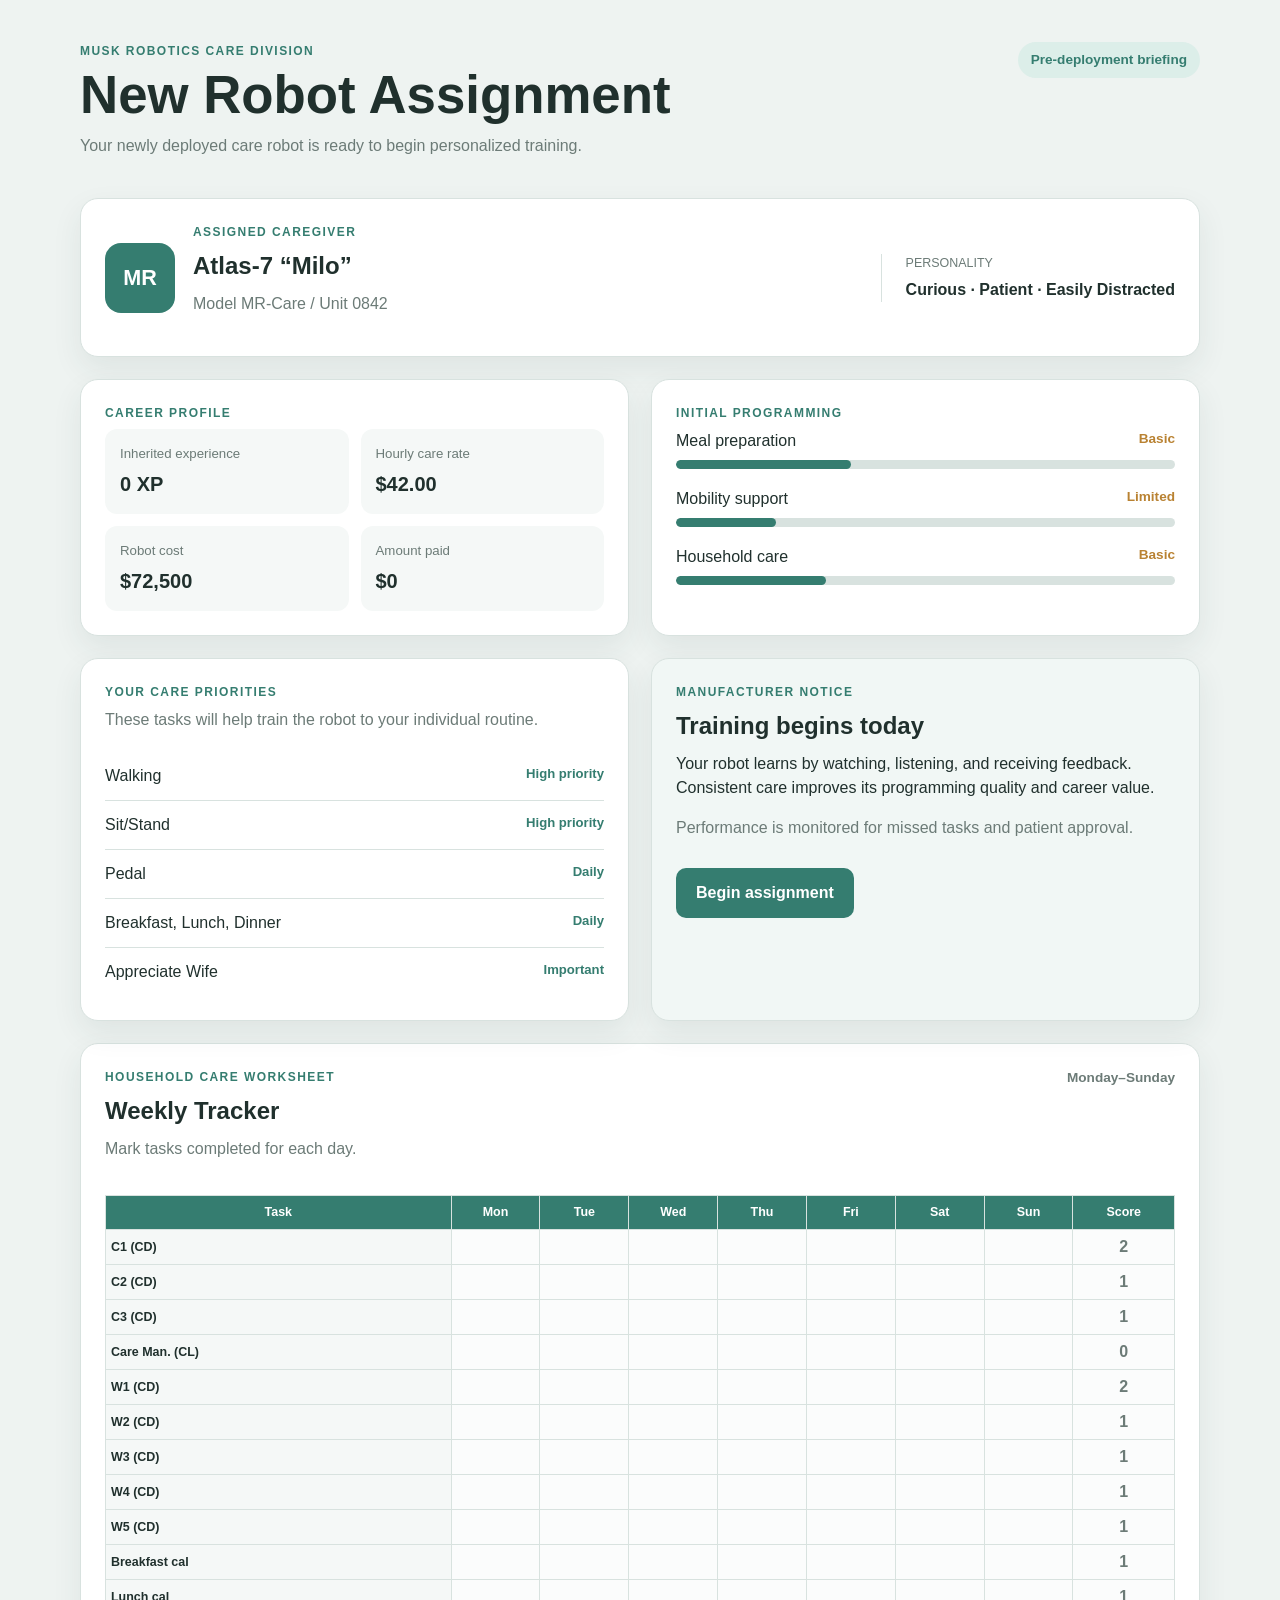
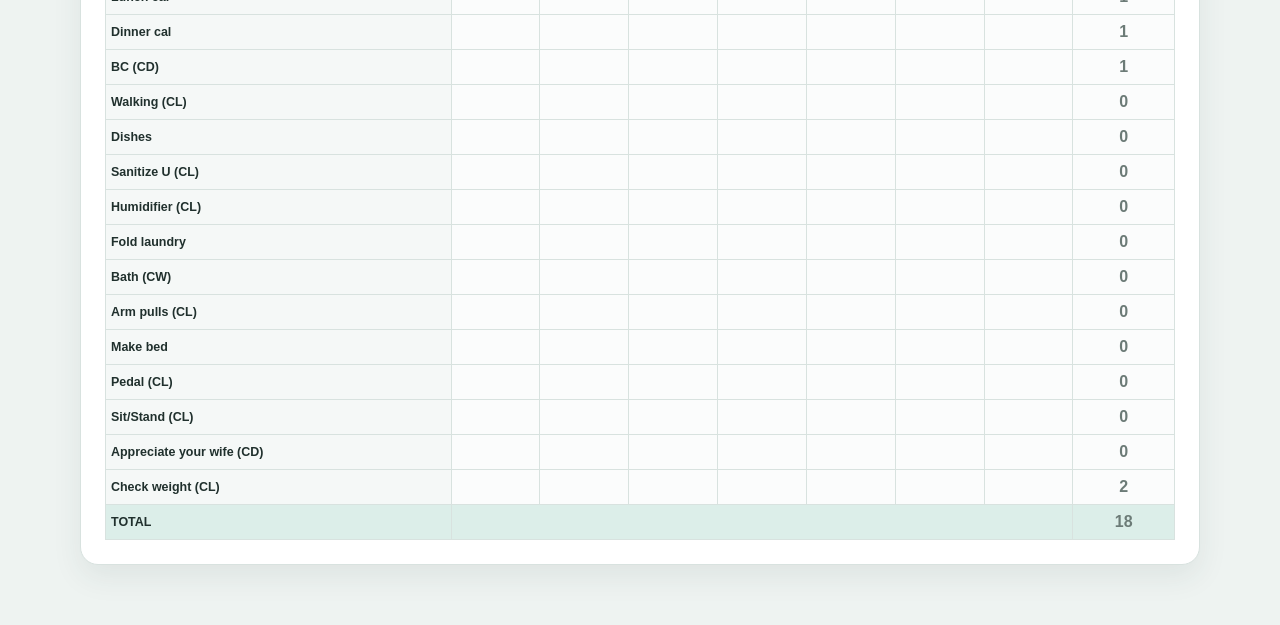
<file: weekly-tracker-mockup.html>
<!DOCTYPE html>
<html lang="en">
  <head>
    <meta charset="UTF-8" />
    <meta name="viewport" content="width=device-width, initial-scale=1.0" />
    <title>New Robot Assignment</title>
    <link rel="stylesheet" href="weekly-tracker-mockup.css" />
  </head>
  <body>
    <main class="page-shell">
      <header class="app-header">
        <div>
          <p class="eyebrow">Musk Robotics Care Division</p>
          <h1>New Robot Assignment</h1>
          <p class="intro">
            Your newly deployed care robot is ready to begin personalized training.
          </p>
        </div>
        <span class="status-pill">Pre-deployment briefing</span>
      </header>

      <section class="hero-card">
        <div class="robot-badge">MR</div>
        <div>
          <p class="eyebrow">Assigned caregiver</p>
          <h2>Atlas-7 “Milo”</h2>
          <p class="muted">Model MR-Care / Unit 0842</p>
        </div>
        <div class="personality">
          <span class="label">Personality</span>
          <strong>Curious · Patient · Easily Distracted</strong>
        </div>
      </section>

      <section class="dashboard-grid">
        <article class="panel">
          <p class="eyebrow">Career profile</p>
          <div class="stat-grid">
            <div class="stat-card">
              <span>Inherited experience</span>
              <strong>0 XP</strong>
            </div>
            <div class="stat-card">
              <span>Hourly care rate</span>
              <strong>$42.00</strong>
            </div>
            <div class="stat-card">
              <span>Robot cost</span>
              <strong>$72,500</strong>
            </div>
            <div class="stat-card">
              <span>Amount paid</span>
              <strong>$0</strong>
            </div>
          </div>
        </article>

        <article class="panel">
          <p class="eyebrow">Initial programming</p>
          <div class="skill">
            <div><span>Meal preparation</span><strong>Basic</strong></div>
            <div class="progress"><span style="width: 35%"></span></div>
          </div>
          <div class="skill">
            <div><span>Mobility support</span><strong>Limited</strong></div>
            <div class="progress"><span style="width: 20%"></span></div>
          </div>
          <div class="skill">
            <div><span>Household care</span><strong>Basic</strong></div>
            <div class="progress"><span style="width: 30%"></span></div>
          </div>
        </article>
      </section>

      <section class="lower-grid">
        <article class="panel">
          <p class="eyebrow">Your care priorities</p>
          <p class="section-note">
            These tasks will help train the robot to your individual routine.
          </p>
          <ul class="priority-list">
            <li><span>Walking</span><b>High priority</b></li>
            <li><span>Sit/Stand</span><b>High priority</b></li>
            <li><span>Pedal</span><b>Daily</b></li>
            <li><span>Breakfast, Lunch, Dinner</span><b>Daily</b></li>
            <li><span>Appreciate Wife</span><b>Important</b></li>
          </ul>
        </article>

        <article class="panel manufacturer-note">
          <p class="eyebrow">Manufacturer notice</p>
          <h2>Training begins today</h2>
          <p>
            Your robot learns by watching, listening, and receiving feedback.
            Consistent care improves its programming quality and career value.
          </p>
          <p class="muted">
            Performance is monitored for missed tasks and patient approval.
          </p>
          <button type="button">Begin assignment</button>
        </article>
      </section>

      <section class="panel worksheet-panel">
        <div class="worksheet-heading">
            <div>
            <p class="eyebrow">Household care worksheet</p>
            <h2>Weekly Tracker</h2>
            <p class="section-note">Mark tasks completed for each day.</p>
            </div>
            <strong class="week-label">Monday–Sunday</strong>
        </div>

        <div class="worksheet-scroll">
            <table class="care-table">
            <thead>
                <tr>
                <th>Task</th>
                <th>Mon</th>
                <th>Tue</th>
                <th>Wed</th>
                <th>Thu</th>
                <th>Fri</th>
                <th>Sat</th>
                <th>Sun</th>
                <th>Score</th>
                </tr>
            </thead>
            <tbody>
                <tr><th>C1 (CD)</th><td class="completed"></td><td class="completed"></td><td></td><td></td><td></td><td></td><td></td><td>2</td></tr>
                <tr><th>C2 (CD)</th><td class="completed"></td><td></td><td></td><td></td><td></td><td></td><td></td><td>1</td></tr>
                <tr><th>C3 (CD)</th><td class="completed"></td><td></td><td></td><td></td><td></td><td></td><td></td><td>1</td></tr>
                <tr><th>Care Man. (CL)</th><td></td><td></td><td></td><td></td><td></td><td></td><td></td><td>0</td></tr>
                <tr><th>W1 (CD)</th><td class="completed"></td><td class="completed"></td><td></td><td></td><td></td><td></td><td></td><td>2</td></tr>
                <tr><th>W2 (CD)</th><td class="completed"></td><td></td><td></td><td></td><td></td><td></td><td></td><td>1</td></tr>
                <tr><th>W3 (CD)</th><td class="completed"></td><td></td><td></td><td></td><td></td><td></td><td></td><td>1</td></tr>
                <tr><th>W4 (CD)</th><td class="completed"></td><td></td><td></td><td></td><td></td><td></td><td></td><td>1</td></tr>
                <tr><th>W5 (CD)</th><td class="completed"></td><td></td><td></td><td></td><td></td><td></td><td></td><td>1</td></tr>
                <tr><th>Breakfast cal</th><td class="completed"></td><td></td><td></td><td></td><td></td><td></td><td></td><td>1</td></tr>
                <tr><th>Lunch cal</th><td class="completed"></td><td></td><td></td><td></td><td></td><td></td><td></td><td>1</td></tr>
                <tr><th>Dinner cal</th><td class="completed"></td><td></td><td></td><td></td><td></td><td></td><td></td><td>1</td></tr>
                <tr><th>BC (CD)</th><td class="completed"></td><td></td><td></td><td></td><td></td><td></td><td></td><td>1</td></tr>
                <tr><th>Walking (CL)</th><td></td><td></td><td></td><td></td><td></td><td></td><td></td><td>0</td></tr>
                <tr><th>Dishes</th><td></td><td></td><td></td><td></td><td></td><td></td><td></td><td>0</td></tr>
                <tr><th>Sanitize U (CL)</th><td></td><td></td><td></td><td></td><td></td><td></td><td></td><td>0</td></tr>
                <tr><th>Humidifier (CL)</th><td></td><td></td><td></td><td></td><td></td><td></td><td></td><td>0</td></tr>
                <tr><th>Fold laundry</th><td></td><td></td><td></td><td></td><td></td><td></td><td></td><td>0</td></tr>
                <tr><th>Bath (CW)</th><td></td><td></td><td></td><td></td><td></td><td></td><td></td><td>0</td></tr>
                <tr><th>Arm pulls (CL)</th><td></td><td></td><td></td><td></td><td></td><td></td><td></td><td>0</td></tr>
                <tr><th>Make bed</th><td></td><td></td><td></td><td></td><td></td><td></td><td></td><td>0</td></tr>
                <tr><th>Pedal (CL)</th><td></td><td></td><td></td><td></td><td></td><td></td><td></td><td>0</td></tr>
                <tr><th>Sit/Stand (CL)</th><td></td><td></td><td></td><td></td><td></td><td></td><td></td><td>0</td></tr>
                <tr><th>Appreciate your wife (CD)</th><td></td><td></td><td></td><td></td><td></td><td></td><td></td><td>0</td></tr>
                <tr><th>Check weight (CL)</th><td class="completed"></td><td class="completed"></td><td></td><td></td><td></td><td></td><td></td><td>2</td></tr>
                <tr class="total-row"><th>TOTAL</th><td colspan="7"></td><td>18</td></tr>
            </tbody>
            </table>
        </div>
      </section>

    </main>
  </body>
</html>
</file>
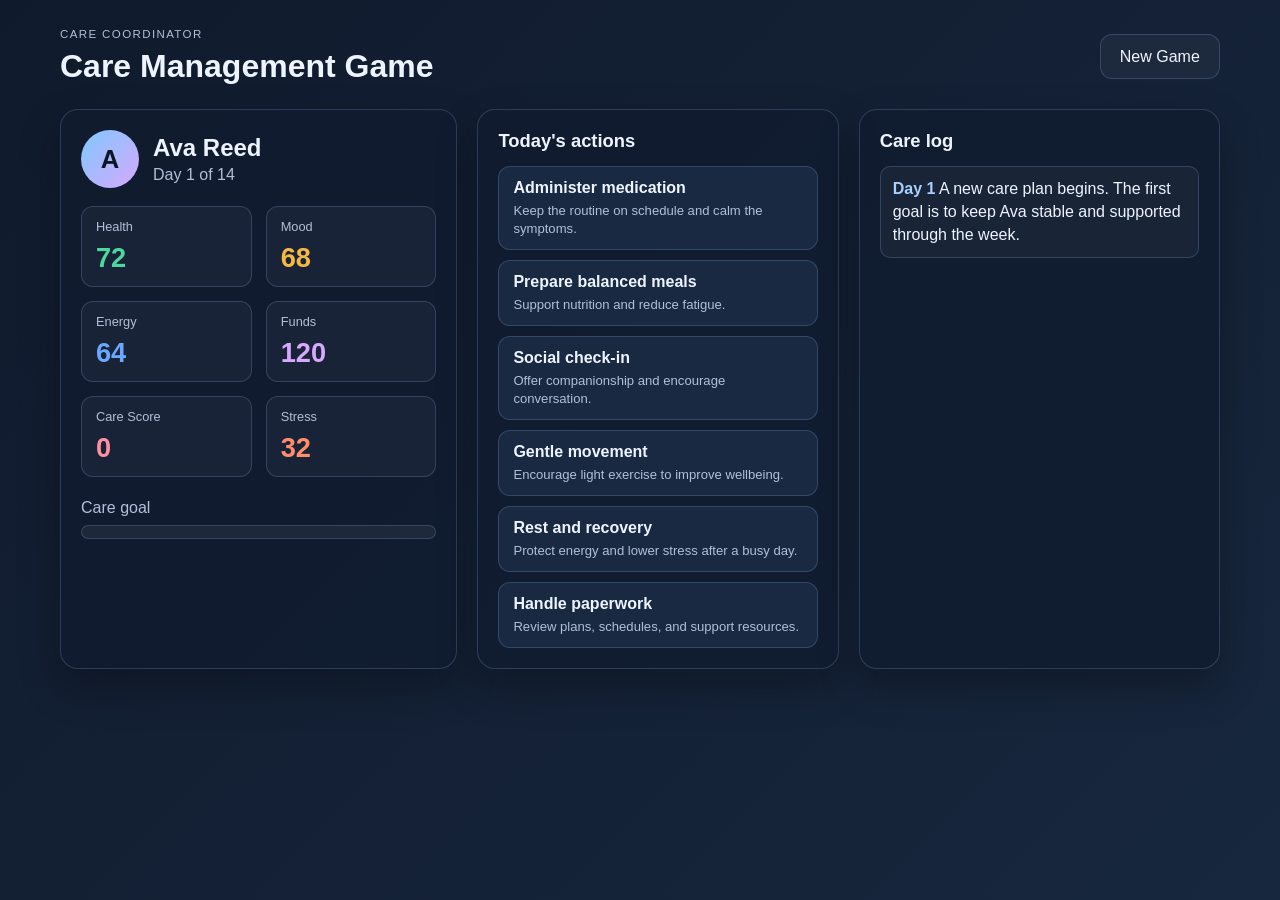
<file: Mockup Versions/V1/index-mockup-v1.html>
<!DOCTYPE html>
<html lang="en">
  <head>
    <meta charset="UTF-8" />
    <meta name="viewport" content="width=device-width, initial-scale=1.0" />
    <title>Care Management Game</title>
    <link rel="stylesheet" href="style-mockup-v1.css" />
  </head>
  <body>
    <div class="app-shell">
      <header class="topbar">
        <div>
          <p class="eyebrow">Care Coordinator</p>
          <h1>Care Management Game</h1>
        </div>
        <button id="new-game-btn" class="secondary-btn">New Game</button>
      </header>

      <main class="game-layout">
        <section class="panel status-panel">
          <div class="patient-header">
            <div class="avatar">A</div>
            <div>
              <h2 id="patient-name">Ava Reed</h2>
              <p id="day-label">Day 1 of 14</p>
            </div>
          </div>

          <div class="stat-grid">
            <div class="stat-card health">
              <span>Health</span>
              <strong id="health-stat">72</strong>
            </div>
            <div class="stat-card mood">
              <span>Mood</span>
              <strong id="mood-stat">68</strong>
            </div>
            <div class="stat-card energy">
              <span>Energy</span>
              <strong id="energy-stat">64</strong>
            </div>
            <div class="stat-card money">
              <span>Funds</span>
              <strong id="funds-stat">120</strong>
            </div>
            <div class="stat-card care">
              <span>Care Score</span>
              <strong id="care-stat">0</strong>
            </div>
            <div class="stat-card stress">
              <span>Stress</span>
              <strong id="stress-stat">32</strong>
            </div>
          </div>

          <div class="progress-block">
            <label>Care goal</label>
            <div class="progress-bar">
              <div id="care-progress" class="progress-fill"></div>
            </div>
          </div>
        </section>

        <section class="panel action-panel">
          <h3>Today's actions</h3>
          <div id="action-buttons" class="action-list"></div>
        </section>

        <section class="panel log-panel">
          <h3>Care log</h3>
          <ul id="log-list" class="log-list"></ul>
        </section>
      </main>
    </div>

    <script src="script-mockup-v1.js"></script>
  </body>
</html>
</file>
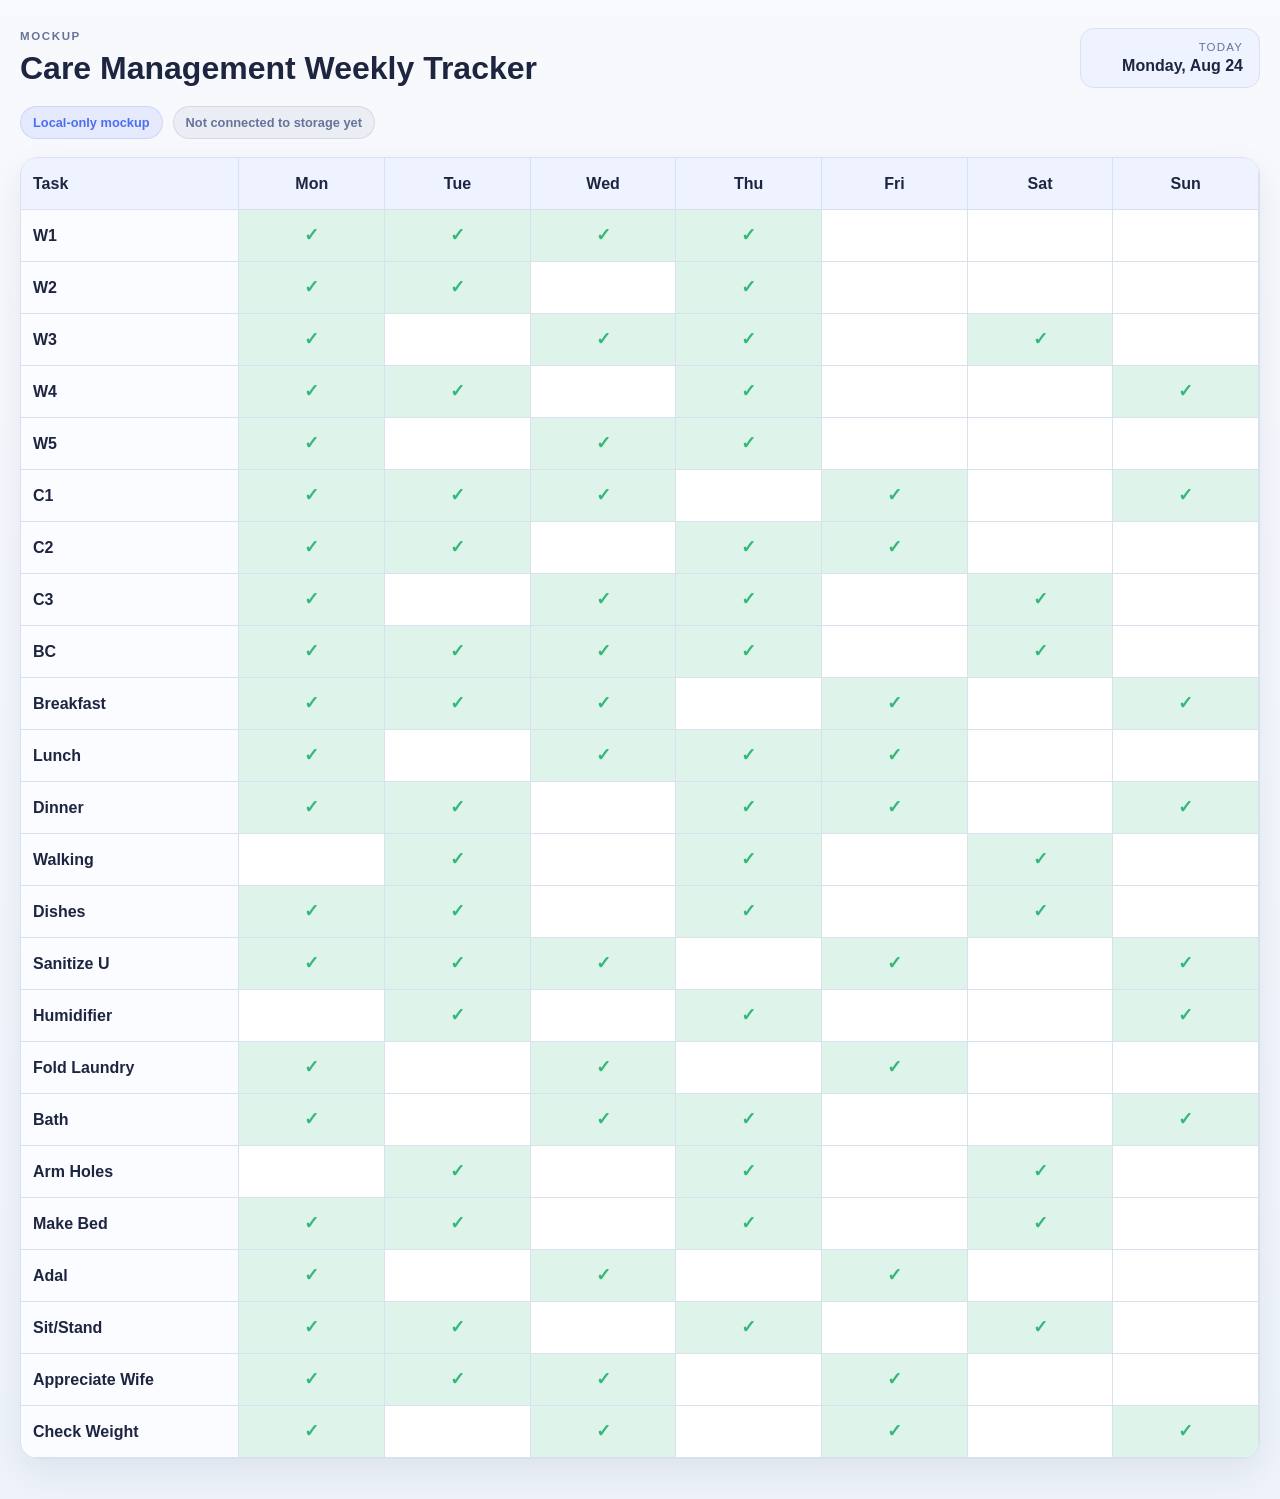
<file: Mockup Versions/V2/weekly-tracker-mockup-v2.html>
<!DOCTYPE html>
<html lang="en">
  <head>
    <meta charset="UTF-8" />
    <meta name="viewport" content="width=device-width, initial-scale=1.0" />
    <title>Care Weekly Tracker Mockup</title>
    <link rel="stylesheet" href="weekly-tracker-mockup-v2.css" />
  </head>
  <body>
    <div class="page-shell">
      <header class="app-header">
        <div>
          <p class="eyebrow">Mockup</p>
          <h1>Care Management Weekly Tracker</h1>
        </div>
        <div class="date-block">
          <span class="label">Today</span>
          <strong>Monday, Aug 24</strong>
        </div>
      </header>

      <div class="status-row">
        <span class="status-pill">Local-only mockup</span>
        <span class="status-pill muted">Not connected to storage yet</span>
      </div>

      <section class="tracker-panel">
        <div class="tracker-grid">
          <div class="task-column task-header empty-header">Task</div>
          <div class="day-header">Mon</div>
          <div class="day-header">Tue</div>
          <div class="day-header">Wed</div>
          <div class="day-header">Thu</div>
          <div class="day-header">Fri</div>
          <div class="day-header">Sat</div>
          <div class="day-header">Sun</div>

          <div class="task-column task-label">W1</div>
          <button class="cell done">✓</button>
          <button class="cell done">✓</button>
          <button class="cell done">✓</button>
          <button class="cell done">✓</button>
          <button class="cell"> </button>
          <button class="cell"> </button>
          <button class="cell"> </button>

          <div class="task-column task-label">W2</div>
          <button class="cell done">✓</button>
          <button class="cell done">✓</button>
          <button class="cell"> </button>
          <button class="cell done">✓</button>
          <button class="cell"> </button>
          <button class="cell"> </button>
          <button class="cell"> </button>

          <div class="task-column task-label">W3</div>
          <button class="cell done">✓</button>
          <button class="cell"> </button>
          <button class="cell done">✓</button>
          <button class="cell done">✓</button>
          <button class="cell"> </button>
          <button class="cell done">✓</button>
          <button class="cell"> </button>

          <div class="task-column task-label">W4</div>
          <button class="cell done">✓</button>
          <button class="cell done">✓</button>
          <button class="cell"> </button>
          <button class="cell done">✓</button>
          <button class="cell"> </button>
          <button class="cell"> </button>
          <button class="cell done">✓</button>

          <div class="task-column task-label">W5</div>
          <button class="cell done">✓</button>
          <button class="cell"> </button>
          <button class="cell done">✓</button>
          <button class="cell done">✓</button>
          <button class="cell"> </button>
          <button class="cell"> </button>
          <button class="cell"> </button>

          <div class="task-column task-label">C1</div>
          <button class="cell done">✓</button>
          <button class="cell done">✓</button>
          <button class="cell done">✓</button>
          <button class="cell"> </button>
          <button class="cell done">✓</button>
          <button class="cell"> </button>
          <button class="cell done">✓</button>

          <div class="task-column task-label">C2</div>
          <button class="cell done">✓</button>
          <button class="cell done">✓</button>
          <button class="cell"> </button>
          <button class="cell done">✓</button>
          <button class="cell done">✓</button>
          <button class="cell"> </button>
          <button class="cell"> </button>

          <div class="task-column task-label">C3</div>
          <button class="cell done">✓</button>
          <button class="cell"> </button>
          <button class="cell done">✓</button>
          <button class="cell done">✓</button>
          <button class="cell"> </button>
          <button class="cell done">✓</button>
          <button class="cell"> </button>

          <div class="task-column task-label">BC</div>
          <button class="cell done">✓</button>
          <button class="cell done">✓</button>
          <button class="cell done">✓</button>
          <button class="cell done">✓</button>
          <button class="cell"> </button>
          <button class="cell done">✓</button>
          <button class="cell"> </button>

          <div class="task-column task-label">Breakfast</div>
          <button class="cell done">✓</button>
          <button class="cell done">✓</button>
          <button class="cell done">✓</button>
          <button class="cell"> </button>
          <button class="cell done">✓</button>
          <button class="cell"> </button>
          <button class="cell done">✓</button>

          <div class="task-column task-label">Lunch</div>
          <button class="cell done">✓</button>
          <button class="cell"> </button>
          <button class="cell done">✓</button>
          <button class="cell done">✓</button>
          <button class="cell done">✓</button>
          <button class="cell"> </button>
          <button class="cell"> </button>

          <div class="task-column task-label">Dinner</div>
          <button class="cell done">✓</button>
          <button class="cell done">✓</button>
          <button class="cell"> </button>
          <button class="cell done">✓</button>
          <button class="cell done">✓</button>
          <button class="cell"> </button>
          <button class="cell done">✓</button>

          <div class="task-column task-label">Walking</div>
          <button class="cell"> </button>
          <button class="cell done">✓</button>
          <button class="cell"> </button>
          <button class="cell done">✓</button>
          <button class="cell"> </button>
          <button class="cell done">✓</button>
          <button class="cell"> </button>

          <div class="task-column task-label">Dishes</div>
          <button class="cell done">✓</button>
          <button class="cell done">✓</button>
          <button class="cell"> </button>
          <button class="cell done">✓</button>
          <button class="cell"> </button>
          <button class="cell done">✓</button>
          <button class="cell"> </button>

          <div class="task-column task-label">Sanitize U</div>
          <button class="cell done">✓</button>
          <button class="cell done">✓</button>
          <button class="cell done">✓</button>
          <button class="cell"> </button>
          <button class="cell done">✓</button>
          <button class="cell"> </button>
          <button class="cell done">✓</button>

          <div class="task-column task-label">Humidifier</div>
          <button class="cell"> </button>
          <button class="cell done">✓</button>
          <button class="cell"> </button>
          <button class="cell done">✓</button>
          <button class="cell"> </button>
          <button class="cell"> </button>
          <button class="cell done">✓</button>

          <div class="task-column task-label">Fold Laundry</div>
          <button class="cell done">✓</button>
          <button class="cell"> </button>
          <button class="cell done">✓</button>
          <button class="cell"> </button>
          <button class="cell done">✓</button>
          <button class="cell"> </button>
          <button class="cell"> </button>

          <div class="task-column task-label">Bath</div>
          <button class="cell done">✓</button>
          <button class="cell"> </button>
          <button class="cell done">✓</button>
          <button class="cell done">✓</button>
          <button class="cell"> </button>
          <button class="cell"> </button>
          <button class="cell done">✓</button>

          <div class="task-column task-label">Arm Holes</div>
          <button class="cell"> </button>
          <button class="cell done">✓</button>
          <button class="cell"> </button>
          <button class="cell done">✓</button>
          <button class="cell"> </button>
          <button class="cell done">✓</button>
          <button class="cell"> </button>

          <div class="task-column task-label">Make Bed</div>
          <button class="cell done">✓</button>
          <button class="cell done">✓</button>
          <button class="cell"> </button>
          <button class="cell done">✓</button>
          <button class="cell"> </button>
          <button class="cell done">✓</button>
          <button class="cell"> </button>

          <div class="task-column task-label">Adal</div>
          <button class="cell done">✓</button>
          <button class="cell"> </button>
          <button class="cell done">✓</button>
          <button class="cell"> </button>
          <button class="cell done">✓</button>
          <button class="cell"> </button>
          <button class="cell"> </button>

          <div class="task-column task-label">Sit/Stand</div>
          <button class="cell done">✓</button>
          <button class="cell done">✓</button>
          <button class="cell"> </button>
          <button class="cell done">✓</button>
          <button class="cell"> </button>
          <button class="cell done">✓</button>
          <button class="cell"> </button>

          <div class="task-column task-label">Appreciate Wife</div>
          <button class="cell done">✓</button>
          <button class="cell done">✓</button>
          <button class="cell done">✓</button>
          <button class="cell"> </button>
          <button class="cell done">✓</button>
          <button class="cell"> </button>
          <button class="cell"> </button>

          <div class="task-column task-label">Check Weight</div>
          <button class="cell done">✓</button>
          <button class="cell"> </button>
          <button class="cell done">✓</button>
          <button class="cell"> </button>
          <button class="cell done">✓</button>
          <button class="cell"> </button>
          <button class="cell done">✓</button>
        </div>
      </section>
    </div>
  </body>
</html>
</file>
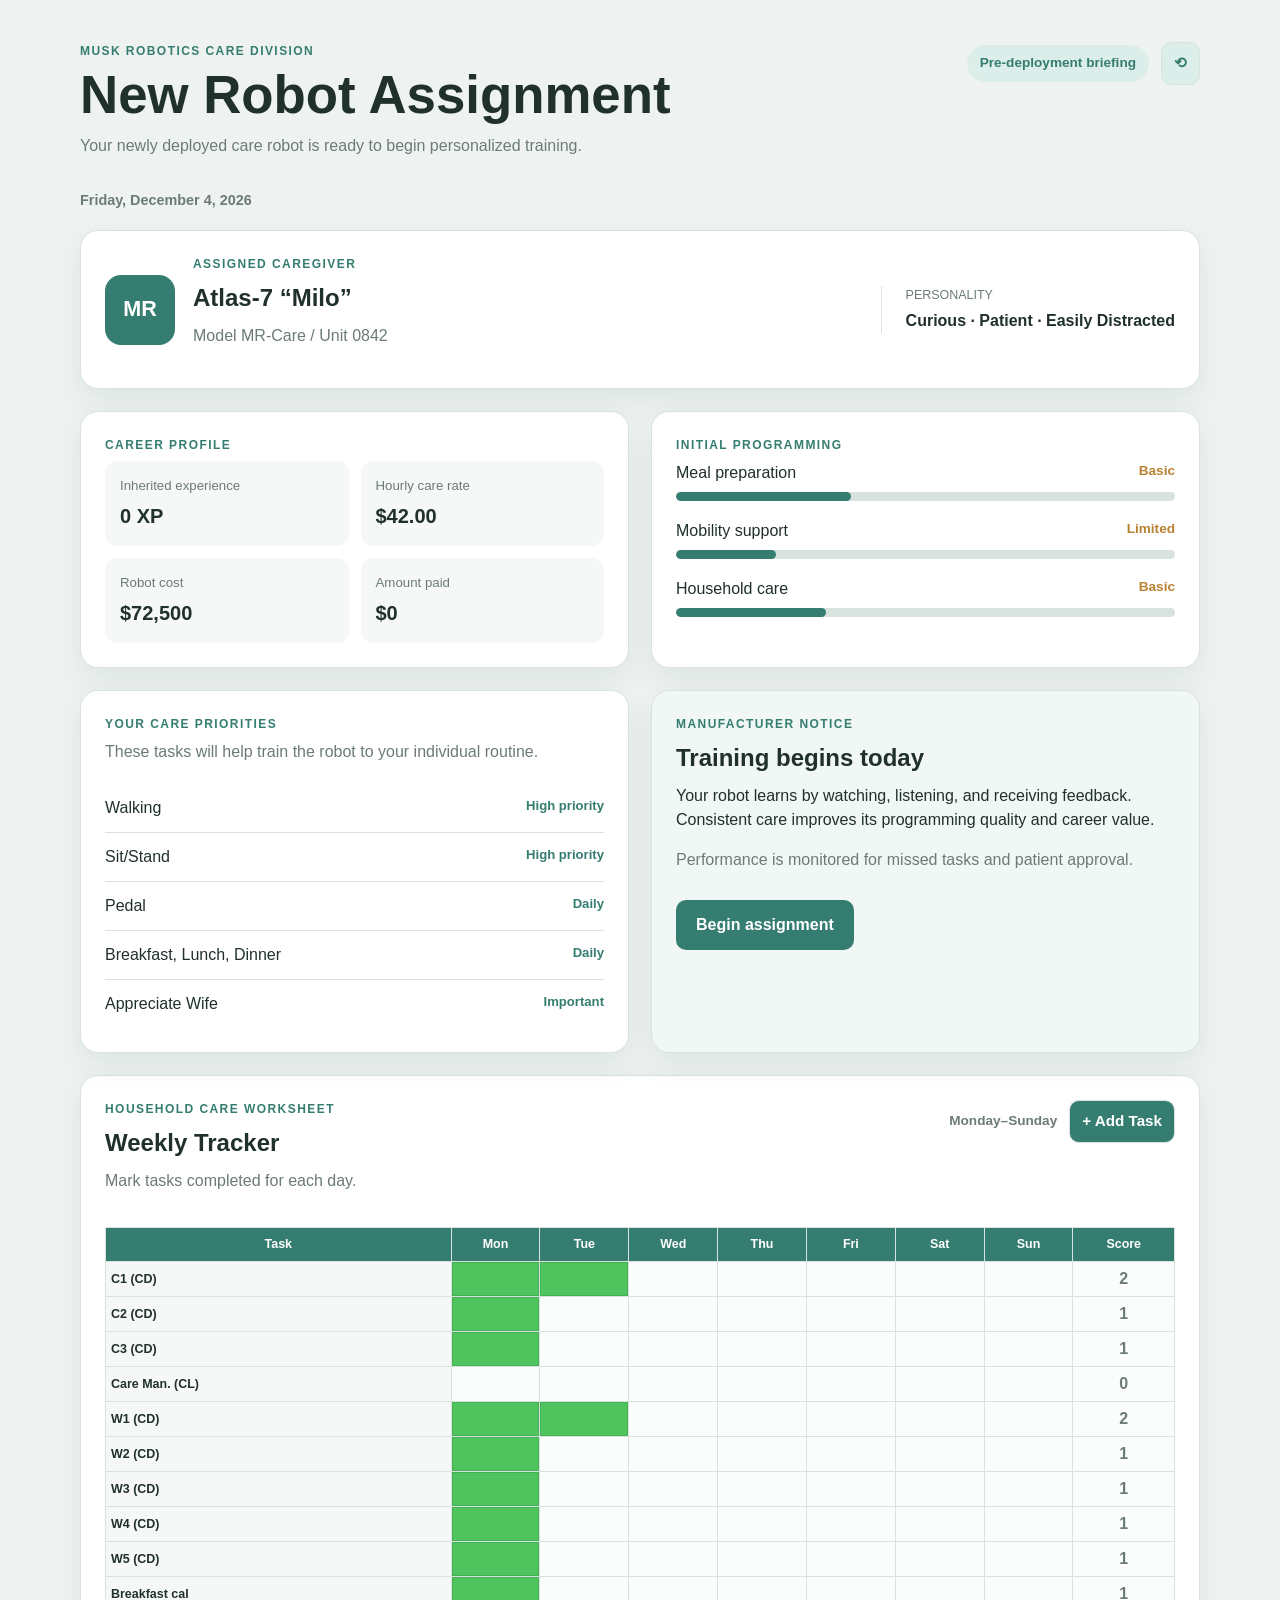
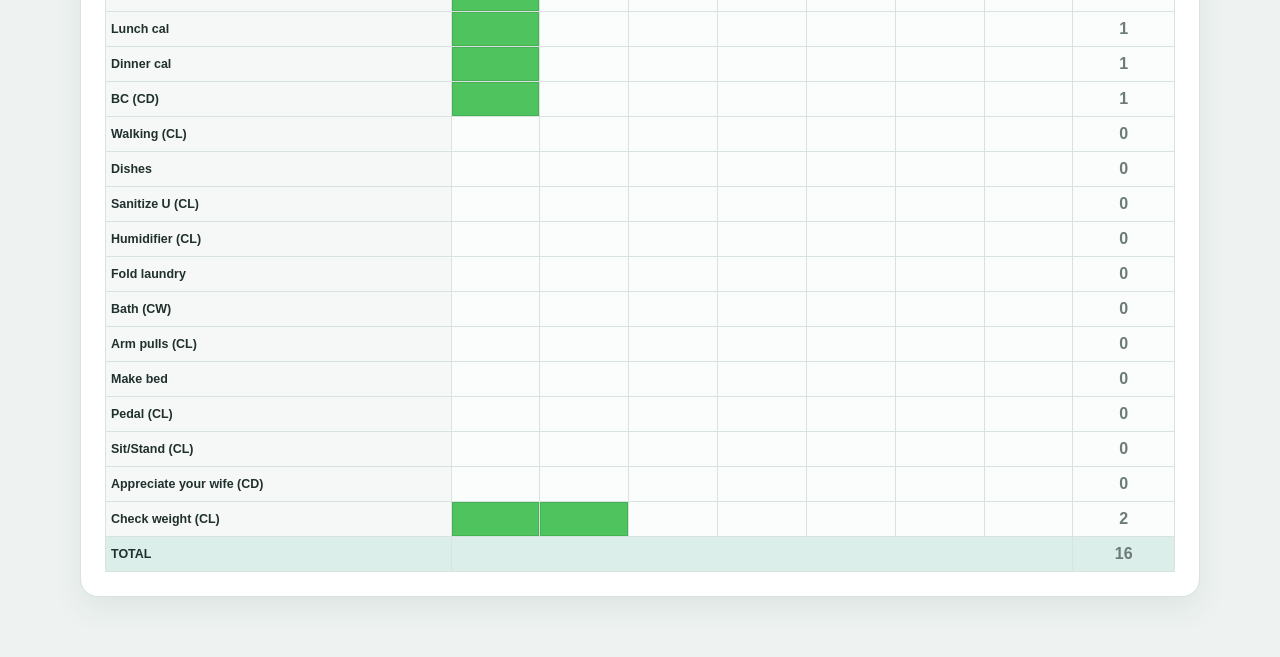
<file: Mockup Versions/V3/weekly-tracker-mockup-v3.html>
<!DOCTYPE html>
<html lang="en">
  <head>
    <meta charset="UTF-8" />
    <meta name="viewport" content="width=device-width, initial-scale=1.0" />
    <title>New Robot Assignment</title>
    <link rel="stylesheet" href="weekly-tracker-mockup-v3.css" />
  </head>
  <body>
    <main class="page-shell">
      <header class="app-header">
        <div>
          <p class="eyebrow">Musk Robotics Care Division</p>
          <h1>New Robot Assignment</h1>
          <p class="intro">
            Your newly deployed care robot is ready to begin personalized training.
          </p>
        </div>
        <div class="header-actions">
          <span class="status-pill">Pre-deployment briefing</span>
          <button id="reset-week" class="mini-button" type="button" aria-label="Reset week">⟲</button>
        </div>
      </header>

      <div id="currentDate" class="worksheet-date"></div>

      <section class="hero-card">
        <div class="robot-badge">MR</div>
        <div>
          <p class="eyebrow">Assigned caregiver</p>
          <h2>Atlas-7 “Milo”</h2>
          <p class="muted">Model MR-Care / Unit 0842</p>
        </div>
        <div class="personality">
          <span class="label">Personality</span>
          <strong>Curious · Patient · Easily Distracted</strong>
        </div>
      </section>

      <section class="dashboard-grid">
        <article class="panel">
          <p class="eyebrow">Career profile</p>
          <div class="stat-grid">
            <div class="stat-card">
              <span>Inherited experience</span>
              <strong>0 XP</strong>
            </div>
            <div class="stat-card">
              <span>Hourly care rate</span>
              <strong>$42.00</strong>
            </div>
            <div class="stat-card">
              <span>Robot cost</span>
              <strong>$72,500</strong>
            </div>
            <div class="stat-card">
              <span>Amount paid</span>
              <strong>$0</strong>
            </div>
          </div>
        </article>

        <article class="panel">
          <p class="eyebrow">Initial programming</p>
          <div class="skill">
            <div><span>Meal preparation</span><strong>Basic</strong></div>
            <div class="progress"><span style="width: 35%"></span></div>
          </div>
          <div class="skill">
            <div><span>Mobility support</span><strong>Limited</strong></div>
            <div class="progress"><span style="width: 20%"></span></div>
          </div>
          <div class="skill">
            <div><span>Household care</span><strong>Basic</strong></div>
            <div class="progress"><span style="width: 30%"></span></div>
          </div>
        </article>
      </section>

      <section class="lower-grid">
        <article class="panel">
          <p class="eyebrow">Your care priorities</p>
          <p class="section-note">
            These tasks will help train the robot to your individual routine.
          </p>
          <ul class="priority-list">
            <li><span>Walking</span><b>High priority</b></li>
            <li><span>Sit/Stand</span><b>High priority</b></li>
            <li><span>Pedal</span><b>Daily</b></li>
            <li><span>Breakfast, Lunch, Dinner</span><b>Daily</b></li>
            <li><span>Appreciate Wife</span><b>Important</b></li>
          </ul>
        </article>

        <article class="panel manufacturer-note">
          <p class="eyebrow">Manufacturer notice</p>
          <h2>Training begins today</h2>
          <p>
            Your robot learns by watching, listening, and receiving feedback.
            Consistent care improves its programming quality and career value.
          </p>
          <p class="muted">
            Performance is monitored for missed tasks and patient approval.
          </p>
          <button type="button">Begin assignment</button>
        </article>
      </section>

      <section class="panel worksheet-panel">
        <div class="worksheet-heading">
            <div>
            <p class="eyebrow">Household care worksheet</p>
            <h2>Weekly Tracker</h2>
            <p class="section-note">Mark tasks completed for each day.</p>
            </div>
            <div class="worksheet-tools">
              <strong class="week-label">Monday–Sunday</strong>
              <button id="add-task" class="mini-button alt" type="button">+ Add Task</button>
            </div>
        </div>

        <div class="worksheet-scroll">
            <table class="care-table">
            <thead>
                <tr>
                <th>Task</th>
                <th>Mon</th>
                <th>Tue</th>
                <th>Wed</th>
                <th>Thu</th>
                <th>Fri</th>
                <th>Sat</th>
                <th>Sun</th>
                <th>Score</th>
                </tr>
            </thead>
            <tbody>
                <tr>
                  <th class="task-name" scope="row">C1 (CD)</th>
                  <td class="day-cell is-complete" tabindex="0" role="button" aria-label="Toggle C1 (CD) for Monday"></td>
                  <td class="day-cell is-complete" tabindex="0" role="button" aria-label="Toggle C1 (CD) for Tuesday"></td>
                  <td class="day-cell" tabindex="0" role="button" aria-label="Toggle C1 (CD) for Wednesday"></td>
                  <td class="day-cell" tabindex="0" role="button" aria-label="Toggle C1 (CD) for Thursday"></td>
                  <td class="day-cell" tabindex="0" role="button" aria-label="Toggle C1 (CD) for Friday"></td>
                  <td class="day-cell" tabindex="0" role="button" aria-label="Toggle C1 (CD) for Saturday"></td>
                  <td class="day-cell" tabindex="0" role="button" aria-label="Toggle C1 (CD) for Sunday"></td>
                  <td class="score-cell">2</td>
                </tr>
                <tr>
                  <th class="task-name" scope="row">C2 (CD)</th>
                  <td class="day-cell is-complete" tabindex="0" role="button" aria-label="Toggle C2 (CD) for Monday"></td>
                  <td class="day-cell" tabindex="0" role="button" aria-label="Toggle C2 (CD) for Tuesday"></td>
                  <td class="day-cell" tabindex="0" role="button" aria-label="Toggle C2 (CD) for Wednesday"></td>
                  <td class="day-cell" tabindex="0" role="button" aria-label="Toggle C2 (CD) for Thursday"></td>
                  <td class="day-cell" tabindex="0" role="button" aria-label="Toggle C2 (CD) for Friday"></td>
                  <td class="day-cell" tabindex="0" role="button" aria-label="Toggle C2 (CD) for Saturday"></td>
                  <td class="day-cell" tabindex="0" role="button" aria-label="Toggle C2 (CD) for Sunday"></td>
                  <td class="score-cell">1</td>
                </tr>
                <tr>
                  <th class="task-name" scope="row">C3 (CD)</th>
                  <td class="day-cell is-complete" tabindex="0" role="button" aria-label="Toggle C3 (CD) for Monday"></td>
                  <td class="day-cell" tabindex="0" role="button" aria-label="Toggle C3 (CD) for Tuesday"></td>
                  <td class="day-cell" tabindex="0" role="button" aria-label="Toggle C3 (CD) for Wednesday"></td>
                  <td class="day-cell" tabindex="0" role="button" aria-label="Toggle C3 (CD) for Thursday"></td>
                  <td class="day-cell" tabindex="0" role="button" aria-label="Toggle C3 (CD) for Friday"></td>
                  <td class="day-cell" tabindex="0" role="button" aria-label="Toggle C3 (CD) for Saturday"></td>
                  <td class="day-cell" tabindex="0" role="button" aria-label="Toggle C3 (CD) for Sunday"></td>
                  <td class="score-cell">1</td>
                </tr>
                <tr>
                  <th class="task-name" scope="row">Care Man. (CL)</th>
                  <td class="day-cell" tabindex="0" role="button" aria-label="Toggle Care Man. (CL) for Monday"></td>
                  <td class="day-cell" tabindex="0" role="button" aria-label="Toggle Care Man. (CL) for Tuesday"></td>
                  <td class="day-cell" tabindex="0" role="button" aria-label="Toggle Care Man. (CL) for Wednesday"></td>
                  <td class="day-cell" tabindex="0" role="button" aria-label="Toggle Care Man. (CL) for Thursday"></td>
                  <td class="day-cell" tabindex="0" role="button" aria-label="Toggle Care Man. (CL) for Friday"></td>
                  <td class="day-cell" tabindex="0" role="button" aria-label="Toggle Care Man. (CL) for Saturday"></td>
                  <td class="day-cell" tabindex="0" role="button" aria-label="Toggle Care Man. (CL) for Sunday"></td>
                  <td class="score-cell">0</td>
                </tr>
                <tr>
                  <th class="task-name" scope="row">W1 (CD)</th>
                  <td class="day-cell is-complete" tabindex="0" role="button" aria-label="Toggle W1 (CD) for Monday"></td>
                  <td class="day-cell is-complete" tabindex="0" role="button" aria-label="Toggle W1 (CD) for Tuesday"></td>
                  <td class="day-cell" tabindex="0" role="button" aria-label="Toggle W1 (CD) for Wednesday"></td>
                  <td class="day-cell" tabindex="0" role="button" aria-label="Toggle W1 (CD) for Thursday"></td>
                  <td class="day-cell" tabindex="0" role="button" aria-label="Toggle W1 (CD) for Friday"></td>
                  <td class="day-cell" tabindex="0" role="button" aria-label="Toggle W1 (CD) for Saturday"></td>
                  <td class="day-cell" tabindex="0" role="button" aria-label="Toggle W1 (CD) for Sunday"></td>
                  <td class="score-cell">2</td>
                </tr>
                <tr>
                  <th class="task-name" scope="row">W2 (CD)</th>
                  <td class="day-cell is-complete" tabindex="0" role="button" aria-label="Toggle W2 (CD) for Monday"></td>
                  <td class="day-cell" tabindex="0" role="button" aria-label="Toggle W2 (CD) for Tuesday"></td>
                  <td class="day-cell" tabindex="0" role="button" aria-label="Toggle W2 (CD) for Wednesday"></td>
                  <td class="day-cell" tabindex="0" role="button" aria-label="Toggle W2 (CD) for Thursday"></td>
                  <td class="day-cell" tabindex="0" role="button" aria-label="Toggle W2 (CD) for Friday"></td>
                  <td class="day-cell" tabindex="0" role="button" aria-label="Toggle W2 (CD) for Saturday"></td>
                  <td class="day-cell" tabindex="0" role="button" aria-label="Toggle W2 (CD) for Sunday"></td>
                  <td class="score-cell">1</td>
                </tr>
                <tr>
                  <th class="task-name" scope="row">W3 (CD)</th>
                  <td class="day-cell is-complete" tabindex="0" role="button" aria-label="Toggle W3 (CD) for Monday"></td>
                  <td class="day-cell" tabindex="0" role="button" aria-label="Toggle W3 (CD) for Tuesday"></td>
                  <td class="day-cell" tabindex="0" role="button" aria-label="Toggle W3 (CD) for Wednesday"></td>
                  <td class="day-cell" tabindex="0" role="button" aria-label="Toggle W3 (CD) for Thursday"></td>
                  <td class="day-cell" tabindex="0" role="button" aria-label="Toggle W3 (CD) for Friday"></td>
                  <td class="day-cell" tabindex="0" role="button" aria-label="Toggle W3 (CD) for Saturday"></td>
                  <td class="day-cell" tabindex="0" role="button" aria-label="Toggle W3 (CD) for Sunday"></td>
                  <td class="score-cell">1</td>
                </tr>
                <tr>
                  <th class="task-name" scope="row">W4 (CD)</th>
                  <td class="day-cell is-complete" tabindex="0" role="button" aria-label="Toggle W4 (CD) for Monday"></td>
                  <td class="day-cell" tabindex="0" role="button" aria-label="Toggle W4 (CD) for Tuesday"></td>
                  <td class="day-cell" tabindex="0" role="button" aria-label="Toggle W4 (CD) for Wednesday"></td>
                  <td class="day-cell" tabindex="0" role="button" aria-label="Toggle W4 (CD) for Thursday"></td>
                  <td class="day-cell" tabindex="0" role="button" aria-label="Toggle W4 (CD) for Friday"></td>
                  <td class="day-cell" tabindex="0" role="button" aria-label="Toggle W4 (CD) for Saturday"></td>
                  <td class="day-cell" tabindex="0" role="button" aria-label="Toggle W4 (CD) for Sunday"></td>
                  <td class="score-cell">1</td>
                </tr>
                <tr>
                  <th class="task-name" scope="row">W5 (CD)</th>
                  <td class="day-cell is-complete" tabindex="0" role="button" aria-label="Toggle W5 (CD) for Monday"></td>
                  <td class="day-cell" tabindex="0" role="button" aria-label="Toggle W5 (CD) for Tuesday"></td>
                  <td class="day-cell" tabindex="0" role="button" aria-label="Toggle W5 (CD) for Wednesday"></td>
                  <td class="day-cell" tabindex="0" role="button" aria-label="Toggle W5 (CD) for Thursday"></td>
                  <td class="day-cell" tabindex="0" role="button" aria-label="Toggle W5 (CD) for Friday"></td>
                  <td class="day-cell" tabindex="0" role="button" aria-label="Toggle W5 (CD) for Saturday"></td>
                  <td class="day-cell" tabindex="0" role="button" aria-label="Toggle W5 (CD) for Sunday"></td>
                  <td class="score-cell">1</td>
                </tr>
                <tr>
                  <th class="task-name" scope="row">Breakfast cal</th>
                  <td class="day-cell is-complete" tabindex="0" role="button" aria-label="Toggle Breakfast cal for Monday"></td>
                  <td class="day-cell" tabindex="0" role="button" aria-label="Toggle Breakfast cal for Tuesday"></td>
                  <td class="day-cell" tabindex="0" role="button" aria-label="Toggle Breakfast cal for Wednesday"></td>
                  <td class="day-cell" tabindex="0" role="button" aria-label="Toggle Breakfast cal for Thursday"></td>
                  <td class="day-cell" tabindex="0" role="button" aria-label="Toggle Breakfast cal for Friday"></td>
                  <td class="day-cell" tabindex="0" role="button" aria-label="Toggle Breakfast cal for Saturday"></td>
                  <td class="day-cell" tabindex="0" role="button" aria-label="Toggle Breakfast cal for Sunday"></td>
                  <td class="score-cell">1</td>
                </tr>
                <tr>
                  <th class="task-name" scope="row">Lunch cal</th>
                  <td class="day-cell is-complete" tabindex="0" role="button" aria-label="Toggle Lunch cal for Monday"></td>
                  <td class="day-cell" tabindex="0" role="button" aria-label="Toggle Lunch cal for Tuesday"></td>
                  <td class="day-cell" tabindex="0" role="button" aria-label="Toggle Lunch cal for Wednesday"></td>
                  <td class="day-cell" tabindex="0" role="button" aria-label="Toggle Lunch cal for Thursday"></td>
                  <td class="day-cell" tabindex="0" role="button" aria-label="Toggle Lunch cal for Friday"></td>
                  <td class="day-cell" tabindex="0" role="button" aria-label="Toggle Lunch cal for Saturday"></td>
                  <td class="day-cell" tabindex="0" role="button" aria-label="Toggle Lunch cal for Sunday"></td>
                  <td class="score-cell">1</td>
                </tr>
                <tr>
                  <th class="task-name" scope="row">Dinner cal</th>
                  <td class="day-cell is-complete" tabindex="0" role="button" aria-label="Toggle Dinner cal for Monday"></td>
                  <td class="day-cell" tabindex="0" role="button" aria-label="Toggle Dinner cal for Tuesday"></td>
                  <td class="day-cell" tabindex="0" role="button" aria-label="Toggle Dinner cal for Wednesday"></td>
                  <td class="day-cell" tabindex="0" role="button" aria-label="Toggle Dinner cal for Thursday"></td>
                  <td class="day-cell" tabindex="0" role="button" aria-label="Toggle Dinner cal for Friday"></td>
                  <td class="day-cell" tabindex="0" role="button" aria-label="Toggle Dinner cal for Saturday"></td>
                  <td class="day-cell" tabindex="0" role="button" aria-label="Toggle Dinner cal for Sunday"></td>
                  <td class="score-cell">1</td>
                </tr>
                <tr>
                  <th class="task-name" scope="row">BC (CD)</th>
                  <td class="day-cell is-complete" tabindex="0" role="button" aria-label="Toggle BC (CD) for Monday"></td>
                  <td class="day-cell" tabindex="0" role="button" aria-label="Toggle BC (CD) for Tuesday"></td>
                  <td class="day-cell" tabindex="0" role="button" aria-label="Toggle BC (CD) for Wednesday"></td>
                  <td class="day-cell" tabindex="0" role="button" aria-label="Toggle BC (CD) for Thursday"></td>
                  <td class="day-cell" tabindex="0" role="button" aria-label="Toggle BC (CD) for Friday"></td>
                  <td class="day-cell" tabindex="0" role="button" aria-label="Toggle BC (CD) for Saturday"></td>
                  <td class="day-cell" tabindex="0" role="button" aria-label="Toggle BC (CD) for Sunday"></td>
                  <td class="score-cell">1</td>
                </tr>
                <tr>
                  <th class="task-name" scope="row">Walking (CL)</th>
                  <td class="day-cell" tabindex="0" role="button" aria-label="Toggle Walking (CL) for Monday"></td>
                  <td class="day-cell" tabindex="0" role="button" aria-label="Toggle Walking (CL) for Tuesday"></td>
                  <td class="day-cell" tabindex="0" role="button" aria-label="Toggle Walking (CL) for Wednesday"></td>
                  <td class="day-cell" tabindex="0" role="button" aria-label="Toggle Walking (CL) for Thursday"></td>
                  <td class="day-cell" tabindex="0" role="button" aria-label="Toggle Walking (CL) for Friday"></td>
                  <td class="day-cell" tabindex="0" role="button" aria-label="Toggle Walking (CL) for Saturday"></td>
                  <td class="day-cell" tabindex="0" role="button" aria-label="Toggle Walking (CL) for Sunday"></td>
                  <td class="score-cell">0</td>
                </tr>
                <tr>
                  <th class="task-name" scope="row">Dishes</th>
                  <td class="day-cell" tabindex="0" role="button" aria-label="Toggle Dishes for Monday"></td>
                  <td class="day-cell" tabindex="0" role="button" aria-label="Toggle Dishes for Tuesday"></td>
                  <td class="day-cell" tabindex="0" role="button" aria-label="Toggle Dishes for Wednesday"></td>
                  <td class="day-cell" tabindex="0" role="button" aria-label="Toggle Dishes for Thursday"></td>
                  <td class="day-cell" tabindex="0" role="button" aria-label="Toggle Dishes for Friday"></td>
                  <td class="day-cell" tabindex="0" role="button" aria-label="Toggle Dishes for Saturday"></td>
                  <td class="day-cell" tabindex="0" role="button" aria-label="Toggle Dishes for Sunday"></td>
                  <td class="score-cell">0</td>
                </tr>
                <tr>
                  <th class="task-name" scope="row">Sanitize U (CL)</th>
                  <td class="day-cell" tabindex="0" role="button" aria-label="Toggle Sanitize U (CL) for Monday"></td>
                  <td class="day-cell" tabindex="0" role="button" aria-label="Toggle Sanitize U (CL) for Tuesday"></td>
                  <td class="day-cell" tabindex="0" role="button" aria-label="Toggle Sanitize U (CL) for Wednesday"></td>
                  <td class="day-cell" tabindex="0" role="button" aria-label="Toggle Sanitize U (CL) for Thursday"></td>
                  <td class="day-cell" tabindex="0" role="button" aria-label="Toggle Sanitize U (CL) for Friday"></td>
                  <td class="day-cell" tabindex="0" role="button" aria-label="Toggle Sanitize U (CL) for Saturday"></td>
                  <td class="day-cell" tabindex="0" role="button" aria-label="Toggle Sanitize U (CL) for Sunday"></td>
                  <td class="score-cell">0</td>
                </tr>
                <tr>
                  <th class="task-name" scope="row">Humidifier (CL)</th>
                  <td class="day-cell" tabindex="0" role="button" aria-label="Toggle Humidifier (CL) for Monday"></td>
                  <td class="day-cell" tabindex="0" role="button" aria-label="Toggle Humidifier (CL) for Tuesday"></td>
                  <td class="day-cell" tabindex="0" role="button" aria-label="Toggle Humidifier (CL) for Wednesday"></td>
                  <td class="day-cell" tabindex="0" role="button" aria-label="Toggle Humidifier (CL) for Thursday"></td>
                  <td class="day-cell" tabindex="0" role="button" aria-label="Toggle Humidifier (CL) for Friday"></td>
                  <td class="day-cell" tabindex="0" role="button" aria-label="Toggle Humidifier (CL) for Saturday"></td>
                  <td class="day-cell" tabindex="0" role="button" aria-label="Toggle Humidifier (CL) for Sunday"></td>
                  <td class="score-cell">0</td>
                </tr>
                <tr>
                  <th class="task-name" scope="row">Fold laundry</th>
                  <td class="day-cell" tabindex="0" role="button" aria-label="Toggle Fold laundry for Monday"></td>
                  <td class="day-cell" tabindex="0" role="button" aria-label="Toggle Fold laundry for Tuesday"></td>
                  <td class="day-cell" tabindex="0" role="button" aria-label="Toggle Fold laundry for Wednesday"></td>
                  <td class="day-cell" tabindex="0" role="button" aria-label="Toggle Fold laundry for Thursday"></td>
                  <td class="day-cell" tabindex="0" role="button" aria-label="Toggle Fold laundry for Friday"></td>
                  <td class="day-cell" tabindex="0" role="button" aria-label="Toggle Fold laundry for Saturday"></td>
                  <td class="day-cell" tabindex="0" role="button" aria-label="Toggle Fold laundry for Sunday"></td>
                  <td class="score-cell">0</td>
                </tr>
                <tr>
                  <th class="task-name" scope="row">Bath (CW)</th>
                  <td class="day-cell" tabindex="0" role="button" aria-label="Toggle Bath (CW) for Monday"></td>
                  <td class="day-cell" tabindex="0" role="button" aria-label="Toggle Bath (CW) for Tuesday"></td>
                  <td class="day-cell" tabindex="0" role="button" aria-label="Toggle Bath (CW) for Wednesday"></td>
                  <td class="day-cell" tabindex="0" role="button" aria-label="Toggle Bath (CW) for Thursday"></td>
                  <td class="day-cell" tabindex="0" role="button" aria-label="Toggle Bath (CW) for Friday"></td>
                  <td class="day-cell" tabindex="0" role="button" aria-label="Toggle Bath (CW) for Saturday"></td>
                  <td class="day-cell" tabindex="0" role="button" aria-label="Toggle Bath (CW) for Sunday"></td>
                  <td class="score-cell">0</td>
                </tr>
                <tr>
                  <th class="task-name" scope="row">Arm pulls (CL)</th>
                  <td class="day-cell" tabindex="0" role="button" aria-label="Toggle Arm pulls (CL) for Monday"></td>
                  <td class="day-cell" tabindex="0" role="button" aria-label="Toggle Arm pulls (CL) for Tuesday"></td>
                  <td class="day-cell" tabindex="0" role="button" aria-label="Toggle Arm pulls (CL) for Wednesday"></td>
                  <td class="day-cell" tabindex="0" role="button" aria-label="Toggle Arm pulls (CL) for Thursday"></td>
                  <td class="day-cell" tabindex="0" role="button" aria-label="Toggle Arm pulls (CL) for Friday"></td>
                  <td class="day-cell" tabindex="0" role="button" aria-label="Toggle Arm pulls (CL) for Saturday"></td>
                  <td class="day-cell" tabindex="0" role="button" aria-label="Toggle Arm pulls (CL) for Sunday"></td>
                  <td class="score-cell">0</td>
                </tr>
                <tr>
                  <th class="task-name" scope="row">Make bed</th>
                  <td class="day-cell" tabindex="0" role="button" aria-label="Toggle Make bed for Monday"></td>
                  <td class="day-cell" tabindex="0" role="button" aria-label="Toggle Make bed for Tuesday"></td>
                  <td class="day-cell" tabindex="0" role="button" aria-label="Toggle Make bed for Wednesday"></td>
                  <td class="day-cell" tabindex="0" role="button" aria-label="Toggle Make bed for Thursday"></td>
                  <td class="day-cell" tabindex="0" role="button" aria-label="Toggle Make bed for Friday"></td>
                  <td class="day-cell" tabindex="0" role="button" aria-label="Toggle Make bed for Saturday"></td>
                  <td class="day-cell" tabindex="0" role="button" aria-label="Toggle Make bed for Sunday"></td>
                  <td class="score-cell">0</td>
                </tr>
                <tr>
                  <th class="task-name" scope="row">Pedal (CL)</th>
                  <td class="day-cell" tabindex="0" role="button" aria-label="Toggle Pedal (CL) for Monday"></td>
                  <td class="day-cell" tabindex="0" role="button" aria-label="Toggle Pedal (CL) for Tuesday"></td>
                  <td class="day-cell" tabindex="0" role="button" aria-label="Toggle Pedal (CL) for Wednesday"></td>
                  <td class="day-cell" tabindex="0" role="button" aria-label="Toggle Pedal (CL) for Thursday"></td>
                  <td class="day-cell" tabindex="0" role="button" aria-label="Toggle Pedal (CL) for Friday"></td>
                  <td class="day-cell" tabindex="0" role="button" aria-label="Toggle Pedal (CL) for Saturday"></td>
                  <td class="day-cell" tabindex="0" role="button" aria-label="Toggle Pedal (CL) for Sunday"></td>
                  <td class="score-cell">0</td>
                </tr>
                <tr>
                  <th class="task-name" scope="row">Sit/Stand (CL)</th>
                  <td class="day-cell" tabindex="0" role="button" aria-label="Toggle Sit/Stand (CL) for Monday"></td>
                  <td class="day-cell" tabindex="0" role="button" aria-label="Toggle Sit/Stand (CL) for Tuesday"></td>
                  <td class="day-cell" tabindex="0" role="button" aria-label="Toggle Sit/Stand (CL) for Wednesday"></td>
                  <td class="day-cell" tabindex="0" role="button" aria-label="Toggle Sit/Stand (CL) for Thursday"></td>
                  <td class="day-cell" tabindex="0" role="button" aria-label="Toggle Sit/Stand (CL) for Friday"></td>
                  <td class="day-cell" tabindex="0" role="button" aria-label="Toggle Sit/Stand (CL) for Saturday"></td>
                  <td class="day-cell" tabindex="0" role="button" aria-label="Toggle Sit/Stand (CL) for Sunday"></td>
                  <td class="score-cell">0</td>
                </tr>
                <tr>
                  <th class="task-name" scope="row">Appreciate your wife (CD)</th>
                  <td class="day-cell" tabindex="0" role="button" aria-label="Toggle Appreciate your wife (CD) for Monday"></td>
                  <td class="day-cell" tabindex="0" role="button" aria-label="Toggle Appreciate your wife (CD) for Tuesday"></td>
                  <td class="day-cell" tabindex="0" role="button" aria-label="Toggle Appreciate your wife (CD) for Wednesday"></td>
                  <td class="day-cell" tabindex="0" role="button" aria-label="Toggle Appreciate your wife (CD) for Thursday"></td>
                  <td class="day-cell" tabindex="0" role="button" aria-label="Toggle Appreciate your wife (CD) for Friday"></td>
                  <td class="day-cell" tabindex="0" role="button" aria-label="Toggle Appreciate your wife (CD) for Saturday"></td>
                  <td class="day-cell" tabindex="0" role="button" aria-label="Toggle Appreciate your wife (CD) for Sunday"></td>
                  <td class="score-cell">0</td>
                </tr>
                <tr>
                  <th class="task-name" scope="row">Check weight (CL)</th>
                  <td class="day-cell is-complete" tabindex="0" role="button" aria-label="Toggle Check weight (CL) for Monday"></td>
                  <td class="day-cell is-complete" tabindex="0" role="button" aria-label="Toggle Check weight (CL) for Tuesday"></td>
                  <td class="day-cell" tabindex="0" role="button" aria-label="Toggle Check weight (CL) for Wednesday"></td>
                  <td class="day-cell" tabindex="0" role="button" aria-label="Toggle Check weight (CL) for Thursday"></td>
                  <td class="day-cell" tabindex="0" role="button" aria-label="Toggle Check weight (CL) for Friday"></td>
                  <td class="day-cell" tabindex="0" role="button" aria-label="Toggle Check weight (CL) for Saturday"></td>
                  <td class="day-cell" tabindex="0" role="button" aria-label="Toggle Check weight (CL) for Sunday"></td>
                  <td class="score-cell">2</td>
                </tr>
                <tr class="total-row"><th>TOTAL</th><td colspan="7"></td><td class="score-total">18</td></tr>
            </tbody>
            </table>
        </div>
      </section>

    </main>
    <script src="script-mockup-v3.js"></script>
  </body>
</html>
</file>
<file: weekly-tracker-mockup.css>
:root {
  --background: #eef3f1;
  --surface: #ffffff;
  --surface-soft: #f5f8f7;
  --ink: #20302d;
  --muted: #6c7b77;
  --line: #d8e2df;
  --accent: #357d70;
  --accent-soft: #dceee9;
  --gold: #b98232;
  --shadow: 0 12px 30px rgba(40, 67, 61, 0.08);
}

* {
  box-sizing: border-box;
}

body {
  margin: 0;
  min-width: 320px;
  background: var(--background);
  color: var(--ink);
  font-family: Arial, sans-serif;
  line-height: 1.5;
}

button {
  border: 0;
  border-radius: 10px;
  background: var(--accent);
  color: white;
  cursor: default;
  font: inherit;
  font-weight: 700;
  padding: 13px 20px;
}

.page-shell {
  width: min(1120px, calc(100% - 32px));
  margin: 0 auto;
  padding: 42px 0 60px;
}

.app-header {
  align-items: flex-start;
  display: flex;
  justify-content: space-between;
  gap: 24px;
  margin-bottom: 24px;
}

.eyebrow {
  color: var(--accent);
  font-size: 0.75rem;
  font-weight: 800;
  letter-spacing: 0.12em;
  margin: 0 0 7px;
  text-transform: uppercase;
}

h1,
h2,
p {
  margin-top: 0;
}

h1 {
  font-size: clamp(2rem, 5vw, 3.3rem);
  line-height: 1.05;
  margin-bottom: 12px;
}

h2 {
  margin-bottom: 8px;
}

.intro,
.muted,
.section-note {
  color: var(--muted);
}

.status-pill {
  background: var(--accent-soft);
  border-radius: 999px;
  color: var(--accent);
  font-size: 0.85rem;
  font-weight: 700;
  padding: 8px 13px;
  white-space: nowrap;
}

.hero-card,
.panel {
  background: var(--surface);
  border: 1px solid var(--line);
  border-radius: 18px;
  box-shadow: var(--shadow);
}

.hero-card {
  align-items: center;
  display: flex;
  gap: 18px;
  margin-bottom: 22px;
  padding: 24px;
}

.robot-badge {
  align-items: center;
  background: var(--accent);
  border-radius: 16px;
  color: white;
  display: flex;
  flex: 0 0 70px;
  font-size: 1.35rem;
  font-weight: 800;
  height: 70px;
  justify-content: center;
}

.personality {
  border-left: 1px solid var(--line);
  margin-left: auto;
  padding-left: 24px;
}

.label {
  color: var(--muted);
  display: block;
  font-size: 0.78rem;
  margin-bottom: 5px;
  text-transform: uppercase;
}

.dashboard-grid,
.lower-grid {
  display: grid;
  gap: 22px;
  grid-template-columns: 1fr 1fr;
  margin-bottom: 22px;
}

.panel {
  padding: 24px;
}

.stat-grid {
  display: grid;
  gap: 12px;
  grid-template-columns: 1fr 1fr;
}

.stat-card {
  background: var(--surface-soft);
  border-radius: 12px;
  padding: 15px;
}

.stat-card span {
  color: var(--muted);
  display: block;
  font-size: 0.83rem;
  margin-bottom: 5px;
}

.stat-card strong {
  font-size: 1.25rem;
}

.skill {
  margin-bottom: 18px;
}

.skill > div:first-child {
  display: flex;
  justify-content: space-between;
  margin-bottom: 7px;
}

.skill strong {
  color: var(--gold);
  font-size: 0.85rem;
}

.progress {
  background: var(--line);
  border-radius: 99px;
  height: 9px;
  overflow: hidden;
}

.progress span {
  background: var(--accent);
  border-radius: inherit;
  display: block;
  height: 100%;
}

.priority-list {
  list-style: none;
  margin: 20px 0 0;
  padding: 0;
}

.priority-list li {
  border-bottom: 1px solid var(--line);
  display: flex;
  justify-content: space-between;
  gap: 15px;
  padding: 12px 0;
}

.priority-list li:last-child {
  border-bottom: 0;
}

.priority-list b {
  color: var(--accent);
  font-size: 0.82rem;
}

.manufacturer-note {
  background: #f1f7f5;
}

.manufacturer-note button {
  margin-top: 12px;
}

@media (max-width: 720px) {
  .app-header,
  .hero-card {
    align-items: flex-start;
    flex-direction: column;
  }

  .personality {
    border-left: 0;
    border-top: 1px solid var(--line);
    margin-left: 0;
    padding-left: 0;
    padding-top: 18px;
    width: 100%;
  }

  .dashboard-grid,
  .lower-grid {
    grid-template-columns: 1fr;
  }
}

/* ...existing code... */

.worksheet-panel {
  margin-top: 22px;
}

.care-manual-section,
.self-management-section,
.custom-tracker-panel {
  margin-top: 30px;
}

.section-intro {
  margin-bottom: 18px;
  max-width: 720px;
}

.section-intro h2 {
  margin-bottom: 8px;
}

.manual-guidance {
  align-items: center;
  background: var(--accent-soft);
  border: 1px solid var(--line);
  border-radius: 14px;
  display: flex;
  gap: 24px;
  justify-content: space-between;
  margin-bottom: 16px;
  padding: 16px 20px;
}

.manual-guidance .eyebrow {
  margin-bottom: 3px;
}

.manual-guidance p:last-child {
  color: var(--muted);
  margin: 0;
  max-width: 620px;
}

.manual-grid,
.manual-summary-grid {
  display: grid;
  gap: 16px;
  grid-template-columns: repeat(2, minmax(0, 1fr));
}

.manual-card {
  background: var(--surface);
  border: 1px solid var(--line);
  border-radius: 14px;
  padding: 20px;
}

.manual-card-heading {
  align-items: flex-start;
  display: flex;
  gap: 12px;
  justify-content: space-between;
}

.manual-card h3,
.manual-summary-card h3 {
  margin: 0 0 8px;
}

.manual-card p:not(.eyebrow),
.manual-summary-card p:not(.eyebrow) {
  color: var(--muted);
  margin-bottom: 16px;
}

.manual-status {
  background: var(--surface-soft);
  border: 1px solid var(--line);
  border-radius: 999px;
  color: var(--muted);
  font-size: 0.72rem;
  font-weight: 800;
  padding: 5px 9px;
  white-space: nowrap;
}

.text-button {
  background: transparent;
  color: var(--accent);
  cursor: pointer;
  padding: 0;
}

.manual-summary-grid {
  margin-top: 16px;
}

.medication-record {
  background: var(--surface);
  border: 1px solid var(--line);
  border-radius: 14px;
  margin-top: 16px;
  padding: 20px;
}

.medication-record-heading {
  align-items: flex-start;
  display: flex;
  gap: 12px;
  justify-content: space-between;
}

.medication-record h3 {
  margin: 0 0 8px;
}

.medication-warning {
  background: #fff7e8;
  border-left: 3px solid var(--gold);
  color: var(--ink);
  font-size: 0.9rem;
  margin: 0 0 18px;
  padding: 12px 14px;
}

.medication-table-wrap {
  overflow-x: auto;
}

.medication-table {
  border-collapse: collapse;
  min-width: 760px;
  width: 100%;
}

.medication-table th,
.medication-table td {
  border: 1px solid var(--line);
  padding: 9px 10px;
  text-align: left;
  vertical-align: top;
}

.medication-table thead th {
  background: var(--accent-soft);
  color: var(--ink);
  font-size: 0.78rem;
}

.medication-table tbody th {
  color: var(--muted);
  font-size: 0.82rem;
  white-space: nowrap;
}

.medication-table td {
  font-size: 0.86rem;
}

.verify-tag {
  color: #8a5b12;
  display: inline-block;
  font-size: 0.72rem;
  font-weight: 800;
  margin-left: 4px;
}

.medication-notes-grid {
  display: grid;
  gap: 12px;
  grid-template-columns: repeat(2, minmax(0, 1fr));
  margin-top: 16px;
}

.medication-note-card {
  background: var(--surface-soft);
  border: 1px solid var(--line);
  border-radius: 10px;
  padding: 14px;
}

.medication-note-card .eyebrow {
  margin-bottom: 4px;
}

.medication-note-card p:last-child {
  color: var(--muted);
  font-size: 0.86rem;
  margin: 5px 0 0;
}

.manual-summary-card {
  box-shadow: none;
}

.care-snapshot {
  border-top: 1px solid var(--line);
  margin-top: 24px;
  padding-top: 24px;
}

.snapshot-intro {
  margin-bottom: 16px;
}

.snapshot-intro h3 {
  margin: 0 0 8px;
}

.snapshot-grid {
  display: grid;
  gap: 12px;
  grid-template-columns: repeat(3, minmax(0, 1fr));
}

.snapshot-card {
  background: var(--surface-soft);
  border: 1px solid var(--line);
  border-radius: 12px;
  padding: 16px;
}

.snapshot-card h4 {
  margin: 0 0 7px;
}

.snapshot-card p:not(.eyebrow) {
  color: var(--muted);
  font-size: 0.9rem;
  margin: 0;
}

.management-grid {
  display: grid;
  gap: 16px;
  grid-template-columns: repeat(4, minmax(0, 1fr));
}

.management-card {
  background: var(--surface);
  border: 1px solid var(--line);
  border-radius: 14px;
  padding: 20px;
}

.management-card h3 {
  margin: 0 0 8px;
}

.management-card p:not(.eyebrow) {
  color: var(--muted);
  margin-bottom: 18px;
}

.management-example {
  border-top: 1px solid var(--line);
  color: var(--accent);
  display: block;
  font-size: 0.82rem;
  font-weight: 700;
  padding-top: 12px;
}

.custom-tracker-panel {
  padding: 24px;
}

.procedure-panel {
  margin-top: 22px;
  padding: 24px;
}

.procedure-list {
  border-top: 1px solid var(--line);
}

.procedure-row {
  align-items: center;
  border-bottom: 1px solid var(--line);
  display: flex;
  gap: 18px;
  justify-content: space-between;
  padding: 14px 0;
}

.procedure-row strong,
.procedure-row span {
  display: block;
}

.procedure-row div span,
.procedure-note {
  color: var(--muted);
  font-size: 0.88rem;
  margin-top: 3px;
}

.procedure-status {
  color: var(--accent);
  font-size: 0.78rem;
  font-weight: 800;
  white-space: nowrap;
}

.procedure-note {
  margin: 16px 0 0;
}

.life-log-panel {
  margin-top: 22px;
  padding: 24px;
}

.life-log-form {
  border-top: 1px solid var(--line);
  padding-top: 18px;
}

.life-log-form label {
  color: var(--muted);
  display: block;
  font-size: 0.82rem;
  font-weight: 700;
}

.life-log-fields {
  display: grid;
  gap: 12px;
  grid-template-columns: 150px 150px 1fr;
  margin-bottom: 12px;
}

.life-log-form input,
.life-log-form select,
.life-log-form textarea {
  background: var(--surface);
  border: 1px solid var(--line);
  border-radius: 8px;
  color: var(--ink);
  display: block;
  font: inherit;
  margin-top: 6px;
  padding: 9px 10px;
  width: 100%;
}

.life-log-form textarea {
  min-height: 80px;
  resize: vertical;
}

.life-log-form button {
  margin-top: 14px;
}

.life-log-entries {
  display: grid;
  gap: 10px;
  margin-top: 22px;
}

.life-log-empty {
  color: var(--muted);
  font-size: 0.9rem;
  margin: 0;
}

.life-log-entry {
  border-left: 3px solid var(--accent);
  background: var(--surface-soft);
  padding: 13px 15px;
}

.life-log-entry-heading {
  align-items: center;
  display: flex;
  gap: 10px;
  justify-content: space-between;
}

.life-log-entry h3 {
  font-size: 1rem;
  margin: 0;
}

.life-log-entry-meta {
  color: var(--muted);
  font-size: 0.78rem;
  margin: 4px 0 0;
}

.life-log-entry-notes {
  margin: 10px 0 0;
  white-space: pre-wrap;
}

.life-log-delete {
  background: transparent;
  color: var(--muted);
  cursor: pointer;
  font-size: 0.78rem;
  padding: 4px;
}

.custom-tracker-list {
  border-top: 1px solid var(--line);
}

.custom-tracker-row {
  align-items: center;
  display: flex;
  gap: 18px;
  justify-content: space-between;
  padding-top: 18px;
}

.custom-tracker-row strong,
.custom-tracker-row span {
  display: block;
}

.custom-tracker-row span {
  color: var(--muted);
  font-size: 0.9rem;
  margin-top: 4px;
}

.worksheet-heading {
  align-items: flex-start;
  display: flex;
  justify-content: space-between;
  gap: 20px;
  margin-bottom: 18px;
}

.worksheet-tools {
  align-items: center;
  display: flex;
  gap: 12px;
}

.week-label {
  color: var(--muted);
  font-size: 0.85rem;
}

.worksheet-date {
  color: var(--muted);
  font-size: 0.9rem;
  font-weight: 700;
  margin: -8px 0 18px;
}

.header-actions {
  align-items: center;
  display: flex;
  gap: 12px;
}

.mini-button {
  background: var(--accent-soft);
  border: 1px solid var(--line);
  color: var(--accent);
  cursor: pointer;
  font-size: 0.95rem;
  padding: 9px 12px;
}

.mini-button.alt {
  background: var(--accent);
  color: white;
}

.worksheet-scroll {
  overflow-x: auto;
}

.care-table {
  border-collapse: collapse;
  min-width: 760px;
  width: 100%;
}

.care-table th,
.care-table td {
  border: 1px solid var(--line);
  height: 34px;
  padding: 5px;
  text-align: center;
}

.care-table thead th {
  background: var(--accent);
  color: white;
  font-size: 0.78rem;
}

.care-table tbody th {
  background: var(--surface-soft);
  font-size: 0.78rem;
  font-weight: 700;
  text-align: left;
  white-space: nowrap;
}

.care-table tbody td {
  background: #fbfcfc;
  cursor: pointer;
  min-width: 42px;
  transition: background 0.15s ease, box-shadow 0.15s ease, transform 0.15s ease;
}

.care-table tbody td:hover {
  background: #edf7ef;
}

.care-table tbody td:focus-visible {
  outline: 2px solid var(--accent);
  outline-offset: -2px;
  box-shadow: inset 0 0 0 2px rgba(53, 125, 112, 0.2);
}

.care-table tbody td.is-complete {
  background: #4fc35d;
  box-shadow: inset 0 0 0 1px rgba(28, 92, 54, 0.18);
}

.care-table tbody td:last-child,
.care-table .score-total {
  color: var(--muted);
  font-weight: 700;
  min-width: 48px;
}

.care-table .task-name-input {
  border: 1px solid var(--line);
  border-radius: 6px;
  font: inherit;
  padding: 5px 8px;
  width: 100%;
}

.care-table .total-row th,
.care-table .total-row td {
  background: var(--accent-soft);
  color: var(--ink);
  font-weight: 800;
}

@media (max-width: 720px) {
  .worksheet-heading,
  .header-actions,
  .custom-tracker-row,
  .manual-guidance,
  .procedure-row,
  .life-log-fields {
    align-items: flex-start;
    flex-direction: column;
  }

  .life-log-fields {
    display: flex;
  }

  .manual-grid,
  .manual-summary-grid,
  .management-grid,
  .snapshot-grid,
  .medication-notes-grid,
  .manual-record-fields {
    grid-template-columns: 1fr;
  }
}

.supply-record {
  margin-top: 16px;
}

.supply-table {
  min-width: 820px;
}

.manual-editor-panel {
  margin-top: 16px;
}

.manual-record-form {
  border-top: 1px solid var(--line);
  padding-top: 18px;
}

.manual-record-form label {
  color: var(--muted);
  display: block;
  font-size: 0.82rem;
  font-weight: 700;
  margin-bottom: 12px;
}

.manual-record-form input,
.manual-record-form select,
.manual-record-form textarea {
  background: var(--surface);
  border: 1px solid var(--line);
  border-radius: 8px;
  color: var(--ink);
  display: block;
  font: inherit;
  margin-top: 6px;
  padding: 9px 10px;
  width: 100%;
}

.manual-record-form textarea {
  min-height: 72px;
  resize: vertical;
}

.manual-record-fields {
  display: grid;
  gap: 12px;
  grid-template-columns: repeat(2, minmax(0, 1fr));
}

.manual-editor-actions {
  display: flex;
  gap: 10px;
  margin-top: 4px;
}

.manual-record-list {
  display: grid;
  gap: 10px;
  margin-top: 20px;
}

.manual-record-empty {
  color: var(--muted);
  font-size: 0.9rem;
  margin: 0;
}

.manual-record-item {
  background: var(--surface-soft);
  border: 1px solid var(--line);
  border-radius: 10px;
  padding: 14px;
}

.manual-record-item-heading {
  align-items: flex-start;
  display: flex;
  gap: 12px;
  justify-content: space-between;
}

.manual-record-item h4 {
  margin: 0;
}

.manual-record-item p {
  color: var(--muted);
  font-size: 0.88rem;
  margin: 8px 0 0;
  white-space: pre-wrap;
}

.manual-record-item-actions {
  display: flex;
  gap: 8px;
}

.manual-record-item-actions button {
  background: transparent;
  color: var(--accent);
  cursor: pointer;
  font-size: 0.78rem;
  padding: 3px;
}
</file>
<file: Mockup Versions/V1/style-mockup-v1.css>
:root {
  --bg1: #101a2d;
  --bg2: #17273d;
  --panel: rgba(16, 28, 47, 0.88);
  --panel-alt: rgba(26, 44, 68, 0.9);
  --border: rgba(160, 196, 255, 0.2);
  --text: #eef4ff;
  --muted: #b3bfd8;
  --health: #4dd79d;
  --mood: #f4b942;
  --energy: #6aa8ff;
  --money: #d7a8ff;
  --care: #ff8ea3;
  --stress: #ff8d6b;
  --shadow: rgba(0, 0, 0, 0.28);
}

* {
  box-sizing: border-box;
}

body {
  margin: 0;
  min-height: 100vh;
  font-family: "Segoe UI", Tahoma, Geneva, Verdana, sans-serif;
  background: linear-gradient(135deg, var(--bg1), var(--bg2));
  color: var(--text);
}

button {
  font: inherit;
}

.app-shell {
  max-width: 1200px;
  margin: 0 auto;
  padding: 28px 20px 40px;
}

.topbar {
  display: flex;
  justify-content: space-between;
  align-items: center;
  gap: 18px;
  margin-bottom: 24px;
}

.eyebrow {
  margin: 0 0 8px;
  color: var(--muted);
  text-transform: uppercase;
  letter-spacing: 0.12em;
  font-size: 0.72rem;
}

h1 {
  margin: 0;
  font-size: clamp(2rem, 2vw, 3rem);
}

.secondary-btn {
  border: 1px solid var(--border);
  background: rgba(255, 255, 255, 0.04);
  color: var(--text);
  padding: 0.8rem 1.2rem;
  border-radius: 12px;
  cursor: pointer;
  transition: transform 0.15s ease, background 0.15s ease;
}

.secondary-btn:hover {
  transform: translateY(-1px);
  background: rgba(255, 255, 255, 0.08);
}

.game-layout {
  display: grid;
  grid-template-columns: 1.1fr 1fr 1fr;
  gap: 20px;
}

.panel {
  background: var(--panel);
  border: 1px solid var(--border);
  border-radius: 18px;
  box-shadow: 0 18px 40px var(--shadow);
  padding: 20px;
}

.patient-header {
  display: flex;
  align-items: center;
  gap: 14px;
  margin-bottom: 18px;
}

.avatar {
  display: grid;
  place-items: center;
  width: 58px;
  height: 58px;
  border-radius: 50%;
  background: linear-gradient(135deg, #7fc8ff, #d7a8ff);
  color: #0d1424;
  font-weight: 800;
  font-size: 1.6rem;
}

.patient-header h2 {
  margin: 0 0 4px;
}

#day-label {
  margin: 0;
  color: var(--muted);
}

.stat-grid {
  display: grid;
  grid-template-columns: repeat(2, minmax(120px, 1fr));
  gap: 14px;
}

.stat-card {
  background: rgba(255, 255, 255, 0.04);
  border: 1px solid var(--border);
  border-radius: 12px;
  padding: 12px 14px;
}

.stat-card span {
  display: block;
  color: var(--muted);
  font-size: 0.8rem;
  margin-bottom: 8px;
}

.stat-card strong {
  font-size: 1.7rem;
}

.stat-card.health strong { color: var(--health); }
.stat-card.mood strong { color: var(--mood); }
.stat-card.energy strong { color: var(--energy); }
.stat-card.money strong { color: var(--money); }
.stat-card.care strong { color: var(--care); }
.stat-card.stress strong { color: var(--stress); }

.progress-block {
  margin-top: 22px;
}

.progress-block label {
  display: block;
  margin-bottom: 8px;
  color: var(--muted);
}

.progress-bar {
  width: 100%;
  height: 14px;
  border-radius: 999px;
  background: rgba(255, 255, 255, 0.06);
  overflow: hidden;
  border: 1px solid var(--border);
}

.progress-fill {
  width: 0%;
  height: 100%;
  border-radius: inherit;
  background: linear-gradient(90deg, #ff8ea3, #f4b942);
  transition: width 0.2s ease;
}

.action-panel h3,
.log-panel h3 {
  margin-top: 0;
  margin-bottom: 14px;
  font-size: 1.15rem;
}

.action-list {
  display: grid;
  gap: 10px;
}

.action-btn {
  width: 100%;
  text-align: left;
  background: var(--panel-alt);
  color: var(--text);
  border: 1px solid var(--border);
  border-radius: 12px;
  padding: 12px 14px;
  cursor: pointer;
  transition: transform 0.15s ease, border-color 0.15s ease;
}

.action-btn:hover {
  transform: translateX(2px);
  border-color: rgba(160, 196, 255, 0.55);
}

.action-btn strong {
  display: block;
  margin-bottom: 4px;
}

.action-btn span {
  color: var(--muted);
  font-size: 0.82rem;
}

.log-list {
  list-style: none;
  margin: 0;
  padding: 0;
  display: grid;
  gap: 10px;
  max-height: 520px;
  overflow: auto;
}

.log-list li {
  background: rgba(255, 255, 255, 0.04);
  border: 1px solid var(--border);
  border-radius: 10px;
  padding: 10px 12px;
  color: var(--text);
  line-height: 1.45;
}

.log-list li strong {
  color: #a7d0ff;
}

@media (max-width: 920px) {
  .game-layout {
    grid-template-columns: 1fr;
  }

  .topbar {
    flex-direction: column;
    align-items: flex-start;
  }
}
</file>
<file: Mockup Versions/V2/weekly-tracker-mockup-v2.css>
:root {
  --bg: #f3f5fb;
  --panel: #ffffff;
  --panel-alt: #eef3ff;
  --line: #d9e1ee;
  --text: #1d2540;
  --muted: #66739a;
  --primary: #4e6ef2;
  --primary-soft: rgba(78, 110, 242, 0.1);
  --success: #34b87a;
  --success-soft: rgba(52, 184, 122, 0.16);
  --shadow: rgba(26, 37, 69, 0.08);
}

* {
  box-sizing: border-box;
}

body {
  margin: 0;
  min-height: 100vh;
  background: linear-gradient(180deg, #f8f9fd, #eef3fb);
  color: var(--text);
  font-family: "Segoe UI", Tahoma, sans-serif;
}

.page-shell {
  max-width: 1500px;
  margin: 0 auto;
  padding: 28px 20px 40px;
}

.app-header {
  display: flex;
  justify-content: space-between;
  align-items: center;
  gap: 20px;
  margin-bottom: 18px;
}

.eyebrow {
  margin: 0 0 8px;
  text-transform: uppercase;
  letter-spacing: 0.14em;
  font-size: 0.72rem;
  color: var(--muted);
  font-weight: 700;
}

h1 {
  margin: 0;
  font-size: clamp(2rem, 2vw, 3rem);
}

.date-block {
  background: var(--panel-alt);
  border: 1px solid var(--line);
  border-radius: 14px;
  padding: 12px 16px;
  min-width: 180px;
  text-align: right;
}

.date-block .label {
  display: block;
  font-size: 0.72rem;
  color: var(--muted);
  text-transform: uppercase;
  letter-spacing: 0.1em;
  margin-bottom: 4px;
}

.status-row {
  display: flex;
  gap: 10px;
  margin-bottom: 18px;
  flex-wrap: wrap;
}

.status-pill {
  display: inline-flex;
  align-items: center;
  gap: 8px;
  background: var(--primary-soft);
  border: 1px solid rgba(78, 110, 242, 0.18);
  color: var(--primary);
  padding: 8px 12px;
  border-radius: 999px;
  font-size: 0.8rem;
  font-weight: 600;
}

.status-pill.muted {
  background: rgba(102, 115, 154, 0.08);
  border-color: rgba(102, 115, 154, 0.18);
  color: var(--muted);
}

.tracker-panel {
  background: var(--panel);
  border: 1px solid var(--line);
  border-radius: 18px;
  box-shadow: 0 14px 34px var(--shadow);
  overflow: auto;
}

.tracker-grid {
  display: grid;
  grid-template-columns: minmax(150px, 1.5fr) repeat(7, minmax(58px, 1fr));
  min-width: 1100px;
}

.task-column,
.day-header,
.cell {
  border-right: 1px solid var(--line);
  border-bottom: 1px solid var(--line);
  min-height: 52px;
}

.task-column {
  display: flex;
  align-items: center;
  padding: 10px 12px;
  background: #fbfcff;
  font-weight: 600;
  color: var(--text);
}

.empty-header {
  background: var(--panel-alt);
  font-weight: 700;
}

.day-header {
  display: grid;
  place-items: center;
  background: var(--panel-alt);
  font-weight: 700;
  color: var(--text);
  padding: 10px 4px;
}

.cell {
  display: grid;
  place-items: center;
  background: #ffffff;
  border: none;
  border-right: 1px solid var(--line);
  border-bottom: 1px solid var(--line);
  padding: 0;
  margin: 0;
  color: rgba(29, 37, 64, 0.18);
  font-size: 1.1rem;
  cursor: pointer;
}

.cell.done {
  background: var(--success-soft);
  color: var(--success);
  font-weight: 700;
}

@media (max-width: 900px) {
  .app-header {
    flex-direction: column;
    align-items: flex-start;
  }

  .date-block {
    text-align: left;
  }
}
</file>
<file: Mockup Versions/V3/weekly-tracker-mockup-v3.css>
:root {
  --background: #eef3f1;
  --surface: #ffffff;
  --surface-soft: #f5f8f7;
  --ink: #20302d;
  --muted: #6c7b77;
  --line: #d8e2df;
  --accent: #357d70;
  --accent-soft: #dceee9;
  --gold: #b98232;
  --shadow: 0 12px 30px rgba(40, 67, 61, 0.08);
}

* {
  box-sizing: border-box;
}

body {
  margin: 0;
  min-width: 320px;
  background: var(--background);
  color: var(--ink);
  font-family: Arial, sans-serif;
  line-height: 1.5;
}

button {
  border: 0;
  border-radius: 10px;
  background: var(--accent);
  color: white;
  cursor: default;
  font: inherit;
  font-weight: 700;
  padding: 13px 20px;
}

.page-shell {
  width: min(1120px, calc(100% - 32px));
  margin: 0 auto;
  padding: 42px 0 60px;
}

.app-header {
  align-items: flex-start;
  display: flex;
  justify-content: space-between;
  gap: 24px;
  margin-bottom: 24px;
}

.eyebrow {
  color: var(--accent);
  font-size: 0.75rem;
  font-weight: 800;
  letter-spacing: 0.12em;
  margin: 0 0 7px;
  text-transform: uppercase;
}

h1,
h2,
p {
  margin-top: 0;
}

h1 {
  font-size: clamp(2rem, 5vw, 3.3rem);
  line-height: 1.05;
  margin-bottom: 12px;
}

h2 {
  margin-bottom: 8px;
}

.intro,
.muted,
.section-note {
  color: var(--muted);
}

.status-pill {
  background: var(--accent-soft);
  border-radius: 999px;
  color: var(--accent);
  font-size: 0.85rem;
  font-weight: 700;
  padding: 8px 13px;
  white-space: nowrap;
}

.hero-card,
.panel {
  background: var(--surface);
  border: 1px solid var(--line);
  border-radius: 18px;
  box-shadow: var(--shadow);
}

.hero-card {
  align-items: center;
  display: flex;
  gap: 18px;
  margin-bottom: 22px;
  padding: 24px;
}

.robot-badge {
  align-items: center;
  background: var(--accent);
  border-radius: 16px;
  color: white;
  display: flex;
  flex: 0 0 70px;
  font-size: 1.35rem;
  font-weight: 800;
  height: 70px;
  justify-content: center;
}

.personality {
  border-left: 1px solid var(--line);
  margin-left: auto;
  padding-left: 24px;
}

.label {
  color: var(--muted);
  display: block;
  font-size: 0.78rem;
  margin-bottom: 5px;
  text-transform: uppercase;
}

.dashboard-grid,
.lower-grid {
  display: grid;
  gap: 22px;
  grid-template-columns: 1fr 1fr;
  margin-bottom: 22px;
}

.panel {
  padding: 24px;
}

.stat-grid {
  display: grid;
  gap: 12px;
  grid-template-columns: 1fr 1fr;
}

.stat-card {
  background: var(--surface-soft);
  border-radius: 12px;
  padding: 15px;
}

.stat-card span {
  color: var(--muted);
  display: block;
  font-size: 0.83rem;
  margin-bottom: 5px;
}

.stat-card strong {
  font-size: 1.25rem;
}

.skill {
  margin-bottom: 18px;
}

.skill > div:first-child {
  display: flex;
  justify-content: space-between;
  margin-bottom: 7px;
}

.skill strong {
  color: var(--gold);
  font-size: 0.85rem;
}

.progress {
  background: var(--line);
  border-radius: 99px;
  height: 9px;
  overflow: hidden;
}

.progress span {
  background: var(--accent);
  border-radius: inherit;
  display: block;
  height: 100%;
}

.priority-list {
  list-style: none;
  margin: 20px 0 0;
  padding: 0;
}

.priority-list li {
  border-bottom: 1px solid var(--line);
  display: flex;
  justify-content: space-between;
  gap: 15px;
  padding: 12px 0;
}

.priority-list li:last-child {
  border-bottom: 0;
}

.priority-list b {
  color: var(--accent);
  font-size: 0.82rem;
}

.manufacturer-note {
  background: #f1f7f5;
}

.manufacturer-note button {
  margin-top: 12px;
}

@media (max-width: 720px) {
  .app-header,
  .hero-card {
    align-items: flex-start;
    flex-direction: column;
  }

  .personality {
    border-left: 0;
    border-top: 1px solid var(--line);
    margin-left: 0;
    padding-left: 0;
    padding-top: 18px;
    width: 100%;
  }

  .dashboard-grid,
  .lower-grid {
    grid-template-columns: 1fr;
  }
}

.worksheet-panel {
  margin-top: 22px;
}

.worksheet-heading {
  align-items: flex-start;
  display: flex;
  justify-content: space-between;
  gap: 20px;
  margin-bottom: 18px;
}

.worksheet-tools {
  align-items: center;
  display: flex;
  gap: 12px;
}

.week-label {
  color: var(--muted);
  font-size: 0.85rem;
}

.worksheet-date {
  color: var(--muted);
  font-size: 0.9rem;
  font-weight: 700;
  margin: -8px 0 18px;
}

.header-actions {
  align-items: center;
  display: flex;
  gap: 12px;
}

.mini-button {
  background: var(--accent-soft);
  border: 1px solid var(--line);
  color: var(--accent);
  cursor: pointer;
  font-size: 0.95rem;
  padding: 9px 12px;
}

.mini-button.alt {
  background: var(--accent);
  color: white;
}

.worksheet-scroll {
  overflow-x: auto;
}

.care-table {
  border-collapse: collapse;
  min-width: 760px;
  width: 100%;
}

.care-table th,
.care-table td {
  border: 1px solid var(--line);
  height: 34px;
  padding: 5px;
  text-align: center;
}

.care-table thead th {
  background: var(--accent);
  color: white;
  font-size: 0.78rem;
}

.care-table tbody th {
  background: var(--surface-soft);
  font-size: 0.78rem;
  font-weight: 700;
  text-align: left;
  white-space: nowrap;
}

.care-table tbody td {
  background: #fbfcfc;
  cursor: pointer;
  min-width: 42px;
  transition: background 0.15s ease, box-shadow 0.15s ease, transform 0.15s ease;
}

.care-table tbody td:hover {
  background: #edf7ef;
}

.care-table tbody td:focus-visible {
  outline: 2px solid var(--accent);
  outline-offset: -2px;
  box-shadow: inset 0 0 0 2px rgba(53, 125, 112, 0.2);
}

.care-table tbody td.is-complete {
  background: #4fc35d;
  box-shadow: inset 0 0 0 1px rgba(28, 92, 54, 0.18);
}

.care-table tbody td:last-child,
.care-table .score-total {
  color: var(--muted);
  font-weight: 700;
  min-width: 48px;
}

.care-table .task-name-input {
  border: 1px solid var(--line);
  border-radius: 6px;
  font: inherit;
  padding: 5px 8px;
  width: 100%;
}

.care-table .total-row th,
.care-table .total-row td {
  background: var(--accent-soft);
  color: var(--ink);
  font-weight: 800;
}

@media (max-width: 720px) {
  .worksheet-heading,
  .header-actions {
    align-items: flex-start;
    flex-direction: column;
  }
}
</file>
